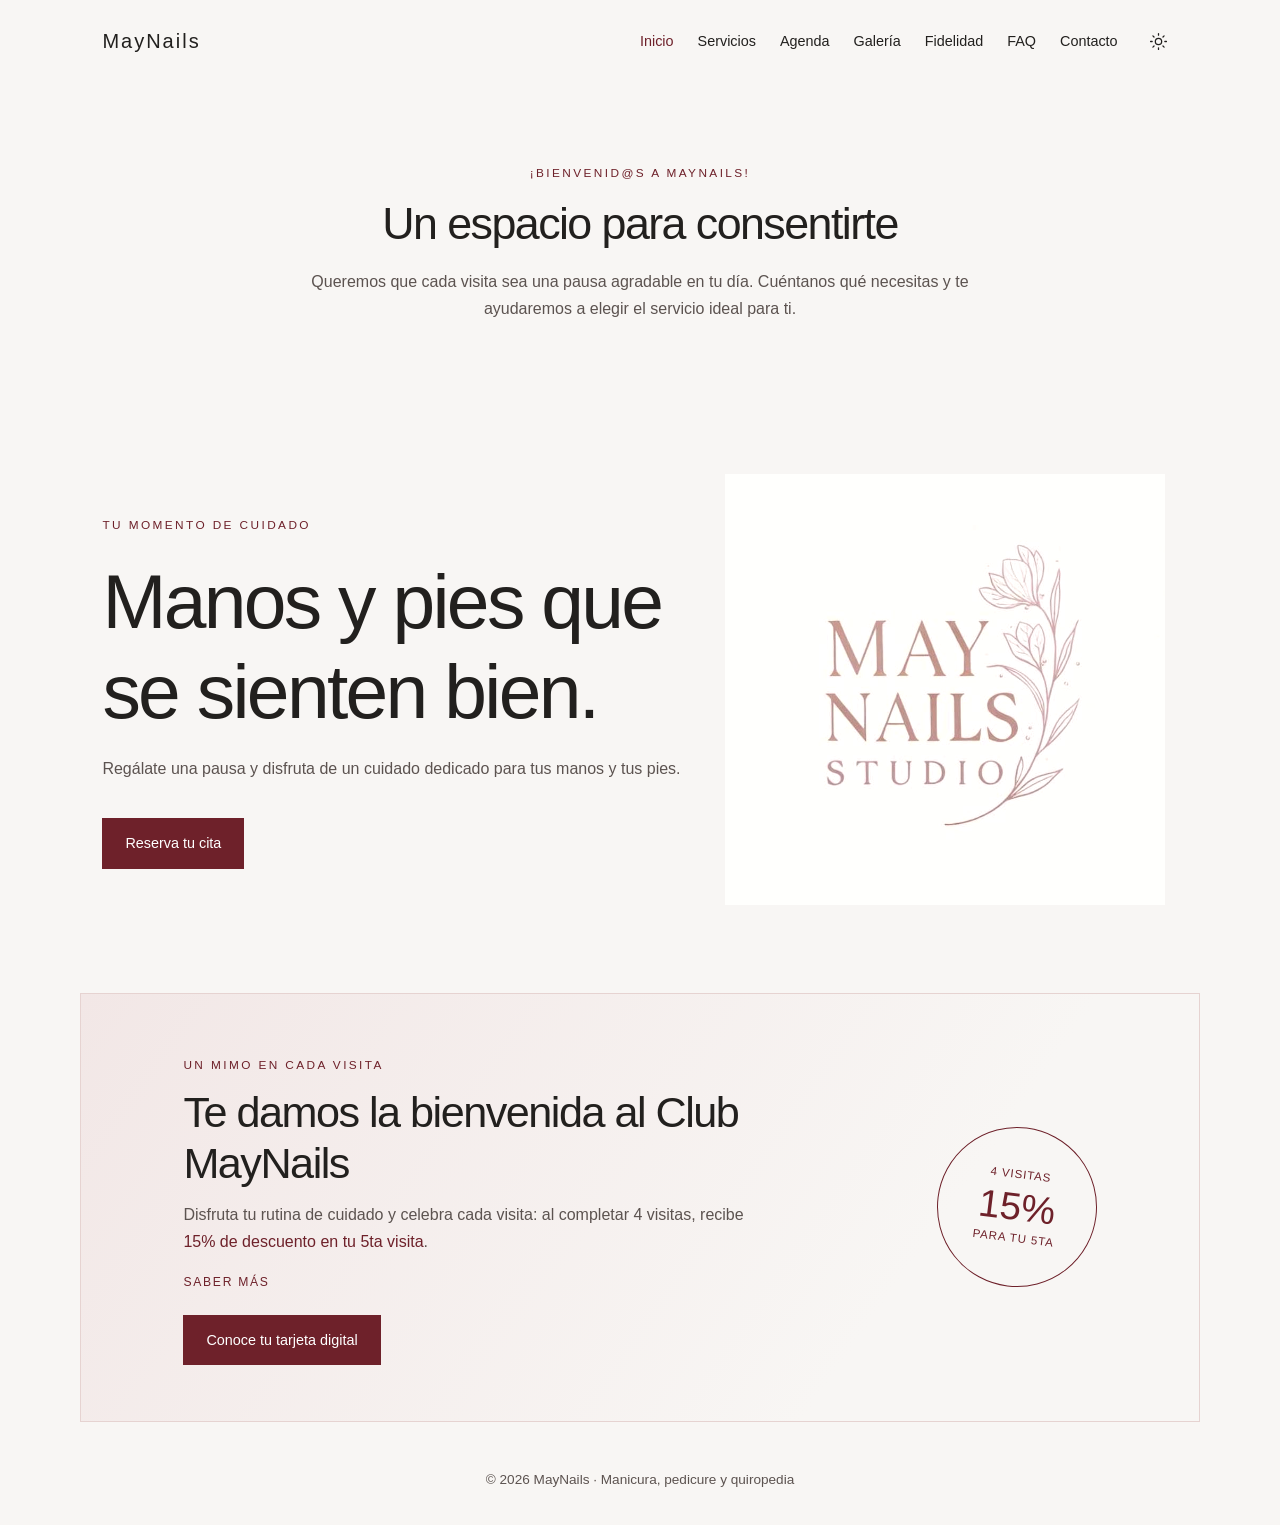
<file: index.html>
<!doctype html>
<html lang="es">
<head>
	<meta charset="utf-8">
	<meta name="viewport" content="width=device-width, initial-scale=1">
	<title>MayNails | Cuidado de manos y pies</title>
	<link rel="stylesheet" href="styles.css">
	<script src="tema.js" defer></script>
	<script src="proteccion-media.js" defer></script>
</head>
<body>
	<header><a class="logo" href="index.html">MayNails</a>
		<div class="header-controles">
			<nav aria-label="Navegación principal">
				<a href="index.html" aria-current="page">Inicio</a><a href="servicios.html">Servicios</a><a href="agenda.html">Agenda</a><a href="galeria.html">Galería</a><a href="fidelidad.html">Fidelidad</a><a href="faq.html">FAQ</a><a href="contacto.html">Contacto</a>
			</nav>
			<button class="tema-boton" id="tema-boton" type="button" aria-label="Cambiar tema"></button>
		</div>
	</header>
	<main>
		<section class="nosotros centrado" id="nosotros"><span class="tag">¡Bienvenid@s a MayNails!</span><h2>Un espacio para consentirte</h2><p>Queremos que cada visita sea una pausa agradable en tu día. Cuéntanos qué necesitas y te ayudaremos a elegir el servicio ideal para ti.</p></section>
		<section class="hero" id="inicio"><div class="hero-logo" aria-hidden="true"><img src="logo.jpeg" alt=""></div><div class="intro">
			<span class="tag">Tu momento de cuidado</span>
			<h1>Manos y pies que se sienten bien.</h1>
			<p>Regálate una pausa y disfruta de un cuidado dedicado para tus manos y tus pies.</p>
			<a class="boton" href="agenda.html">Reserva tu cita</a>
		</div></section>
		<section class="club-invitacion" aria-labelledby="club-titulo">
			<div class="club-invitacion-contenido">
				<span class="tag">Un mimo en cada visita</span>
				<h2 id="club-titulo">Te damos la bienvenida al Club MayNails</h2>
				<p>Disfruta tu rutina de cuidado y celebra cada visita: al completar 4 visitas, recibe <strong>15% de descuento en tu 5ta visita</strong>.</p>
				<a class="club-saber-mas" href="faq.html#fidelidad">SABER MÁS</a>
				<a class="boton club-boton" href="fidelidad.html">Conoce tu tarjeta digital</a>
			</div>
			<div class="club-sello" aria-hidden="true"><span>4 visitas</span><strong>15%</strong><span>para tu 5ta</span></div>
		</section>
	</main>
	<footer>© 2026 MayNails · Manicura, pedicure y quiropedia</footer>
</body>
</html>
</file>
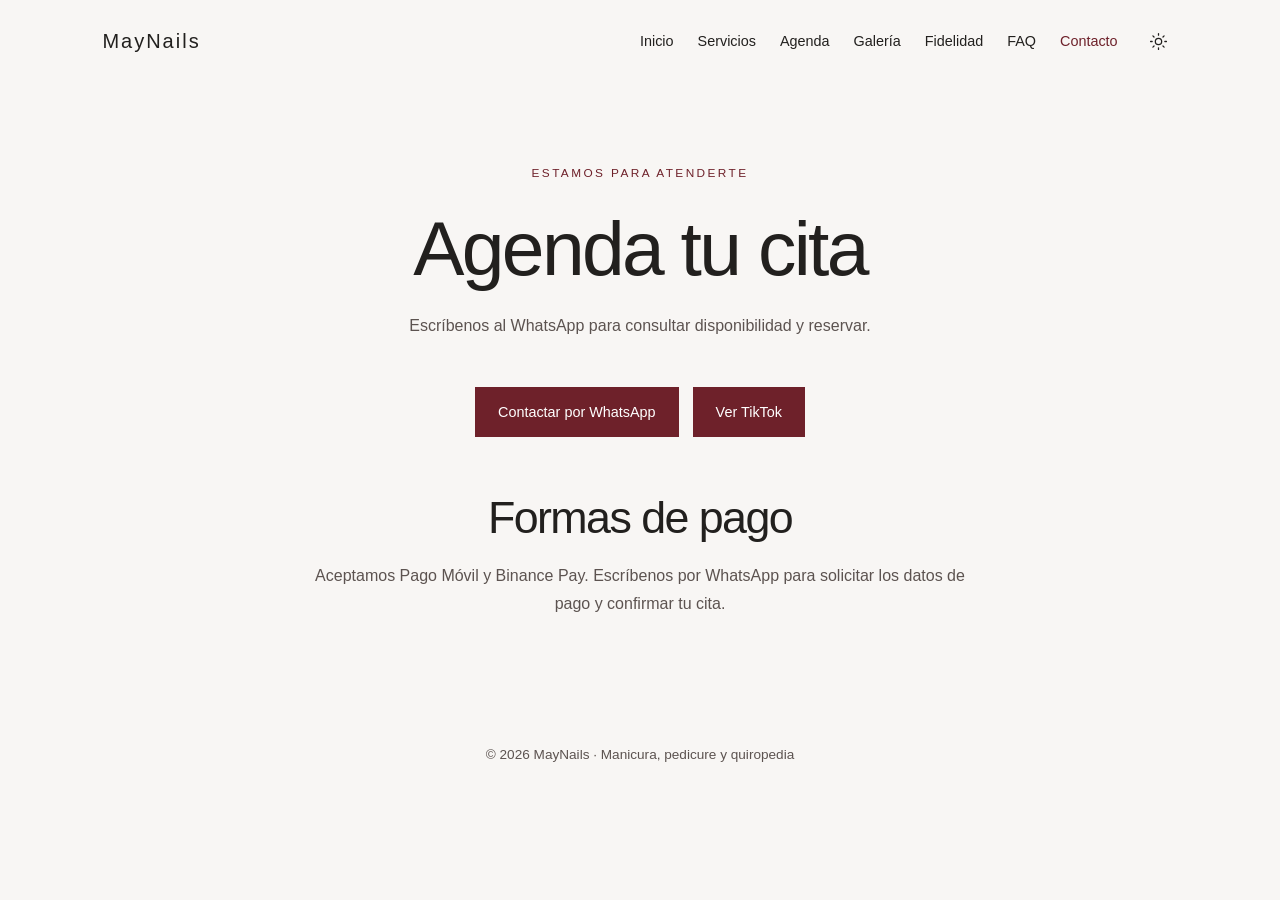
<file: contacto.html>
<!doctype html>
<html lang="es">
<head>
	<meta charset="utf-8">
	<meta name="viewport" content="width=device-width, initial-scale=1">
	<title>Contacto | MayNails</title>
	<link rel="stylesheet" href="styles.css">
	<script src="tema.js" defer></script>
</head>
<body>
	<header><a class="logo" href="index.html">MayNails</a>
		<div class="header-controles">
			<nav aria-label="Navegación principal">
				<a href="index.html">Inicio</a><a href="servicios.html">Servicios</a><a href="agenda.html">Agenda</a><a href="galeria.html">Galería</a><a href="fidelidad.html">Fidelidad</a><a href="faq.html">FAQ</a><a href="contacto.html" aria-current="page">Contacto</a>
			</nav>
			<button class="tema-boton" id="tema-boton" type="button" aria-label="Cambiar tema"></button>
		</div>
	</header>
	<main>
		<section class="contacto centrado" id="contacto">
			<span class="tag">Estamos para atenderte</span><h1>Agenda tu cita</h1><p>Escríbenos al WhatsApp para consultar disponibilidad y reservar.</p>
			<div class="redes">
				<a class="boton" href="https://wa.me/584242079359?text=Hola%2C%20quiero%20reservar%20una%20cita%20en%20MayNails" target="_blank" rel="noopener">Contactar por WhatsApp</a>
				<a class="boton" href="https://www.tiktok.com/@maynailsstudio4" target="_blank" rel="noopener">Ver TikTok</a>
			</div>
			<div class="formas-pago"><h2>Formas de pago</h2><p>Aceptamos Pago Móvil y Binance Pay. Escríbenos por WhatsApp para solicitar los datos de pago y confirmar tu cita.</p></div>
		</section>
	</main>
	<footer>© 2026 MayNails · Manicura, pedicure y quiropedia</footer>
</body>
</html>
</file>
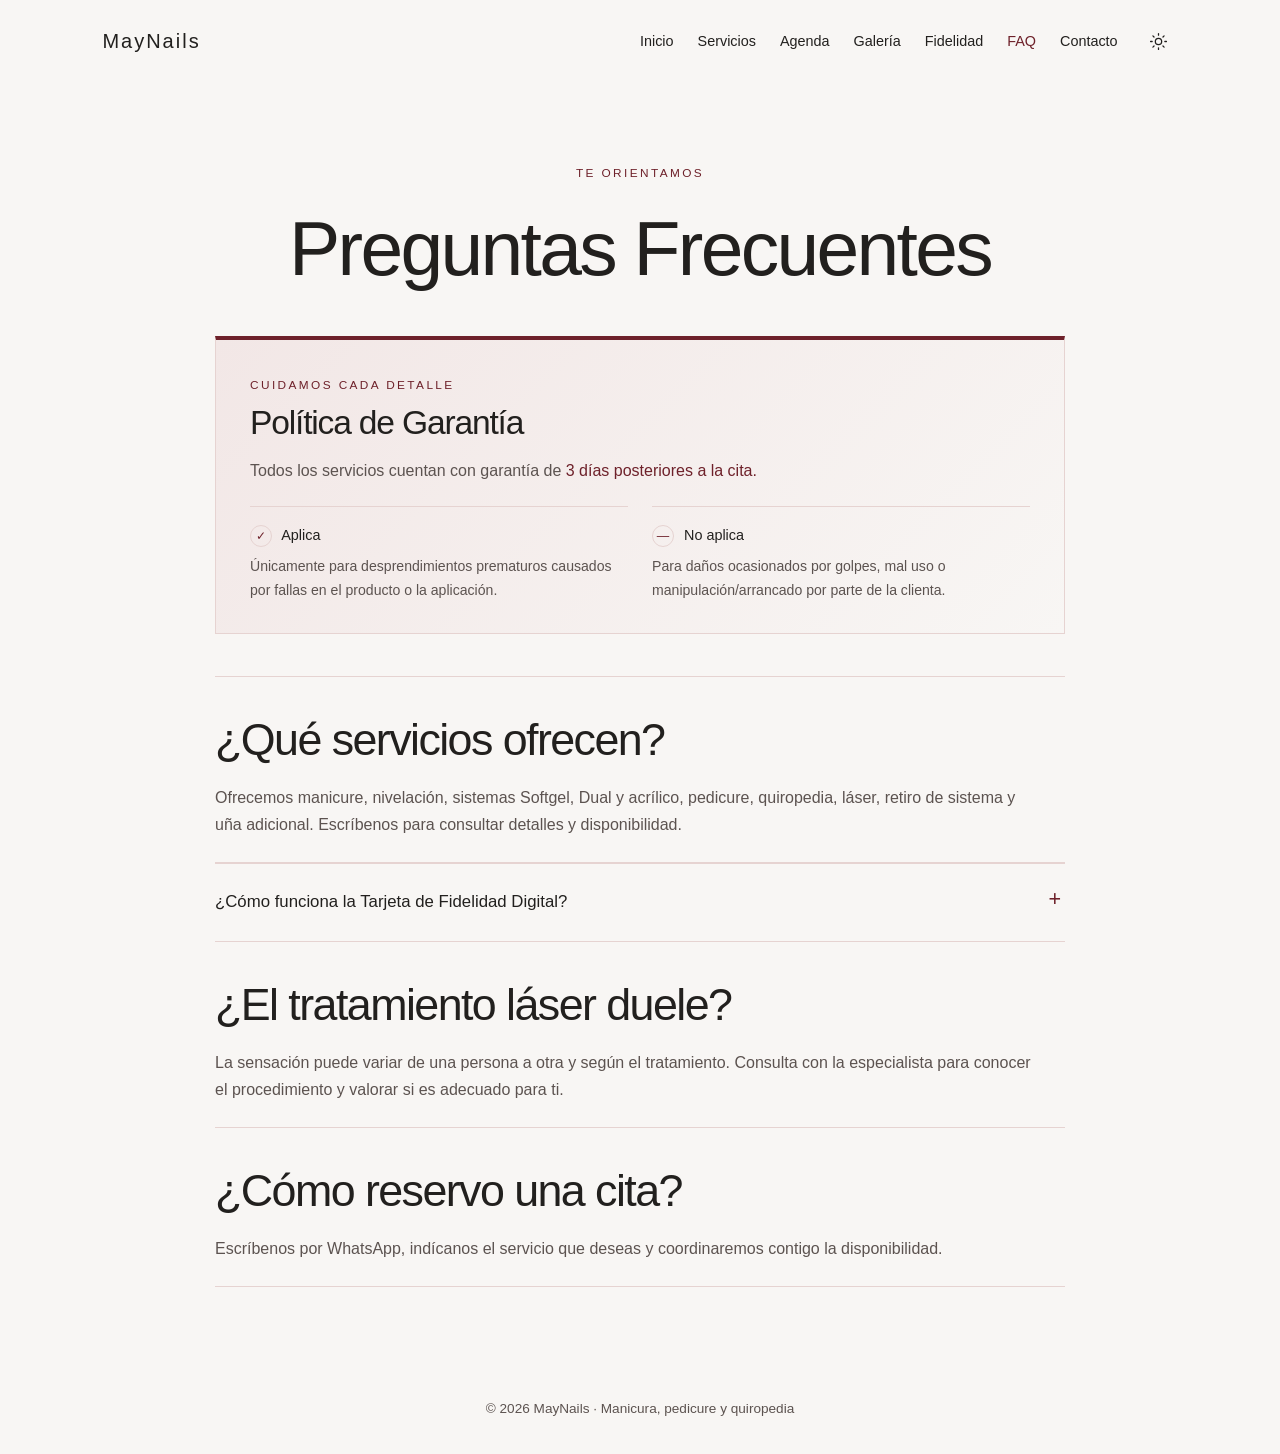
<file: faq.html>
<!doctype html>
<html lang="es">
<head>
	<meta charset="utf-8">
	<meta name="viewport" content="width=device-width, initial-scale=1">
	<title>Preguntas frecuentes | MayNails</title>
	<link rel="stylesheet" href="styles.css">
	<script src="tema.js" defer></script>
</head>
<body>
	<header><a class="logo" href="index.html">MayNails</a>
		<div class="header-controles">
			<nav aria-label="Navegación principal">
				<a href="index.html">Inicio</a><a href="servicios.html">Servicios</a><a href="agenda.html">Agenda</a><a href="galeria.html">Galería</a><a href="fidelidad.html">Fidelidad</a><a href="faq.html" aria-current="page">FAQ</a><a href="contacto.html">Contacto</a>
			</nav>
			<button class="tema-boton" id="tema-boton" type="button" aria-label="Cambiar tema"></button>
		</div>
	</header>
	<main>
		<section id="faq" class="centrado">
			<div class="pagina-titulo"><span class="tag">Te orientamos</span><h1>Preguntas Frecuentes</h1></div>
			<article id="garantia" class="garantia-destacada">
				<div class="garantia-destacada-cabecera"><span class="tag">Cuidamos cada detalle</span><h2>Política de Garantía</h2></div>
				<p class="garantia-vigencia">Todos los servicios cuentan con garantía de <strong>3 días posteriores a la cita.</strong></p>
				<div class="garantia-condiciones">
					<div><h3><span aria-hidden="true">✓</span> Aplica</h3><p>Únicamente para desprendimientos prematuros causados por fallas en el producto o la aplicación.</p></div>
					<div><h3><span aria-hidden="true">—</span> No aplica</h3><p>Para daños ocasionados por golpes, mal uso o manipulación/arrancado por parte de la clienta.</p></div>
				</div>
			</article>
			<div class="faq-list">
				<article class="faq-item"><h2>¿Qué servicios ofrecen?</h2><p>Ofrecemos manicure, nivelación, sistemas Softgel, Dual y acrílico, pedicure, quiropedia, láser, retiro de sistema y uña adicional. Escríbenos para consultar detalles y disponibilidad.</p></article>
				<details id="fidelidad" class="faq-item faq-desplegable">
					<summary>¿Cómo funciona la Tarjeta de Fidelidad Digital?</summary>
					<div class="faq-respuesta">
						<p>En tu cita, solicita tu tarjeta a nuestro equipo: registraremos tu teléfono y te compartiremos un PIN personal de 4 dígitos. Con ambos datos podrás consultar en línea tus sellos y el progreso de tus visitas.</p>
						<p>Al completar 4 visitas obtienes 15% de descuento en tu 5ta visita. Cuando tengas el premio disponible, contáctanos por el botón de WhatsApp de tu tarjeta para coordinar el canje.</p>
						<a href="fidelidad.html">Consultar mi tarjeta de fidelidad</a>
					</div>
				</details>
				<article class="faq-item"><h2>¿El tratamiento láser duele?</h2><p>La sensación puede variar de una persona a otra y según el tratamiento. Consulta con la especialista para conocer el procedimiento y valorar si es adecuado para ti.</p></article>
				<article class="faq-item"><h2>¿Cómo reservo una cita?</h2><p>Escríbenos por WhatsApp, indícanos el servicio que deseas y coordinaremos contigo la disponibilidad.</p></article>
			</div>
		</section>
	</main>
	<footer>© 2026 MayNails · Manicura, pedicure y quiropedia</footer>
</body>
</html>
</file>
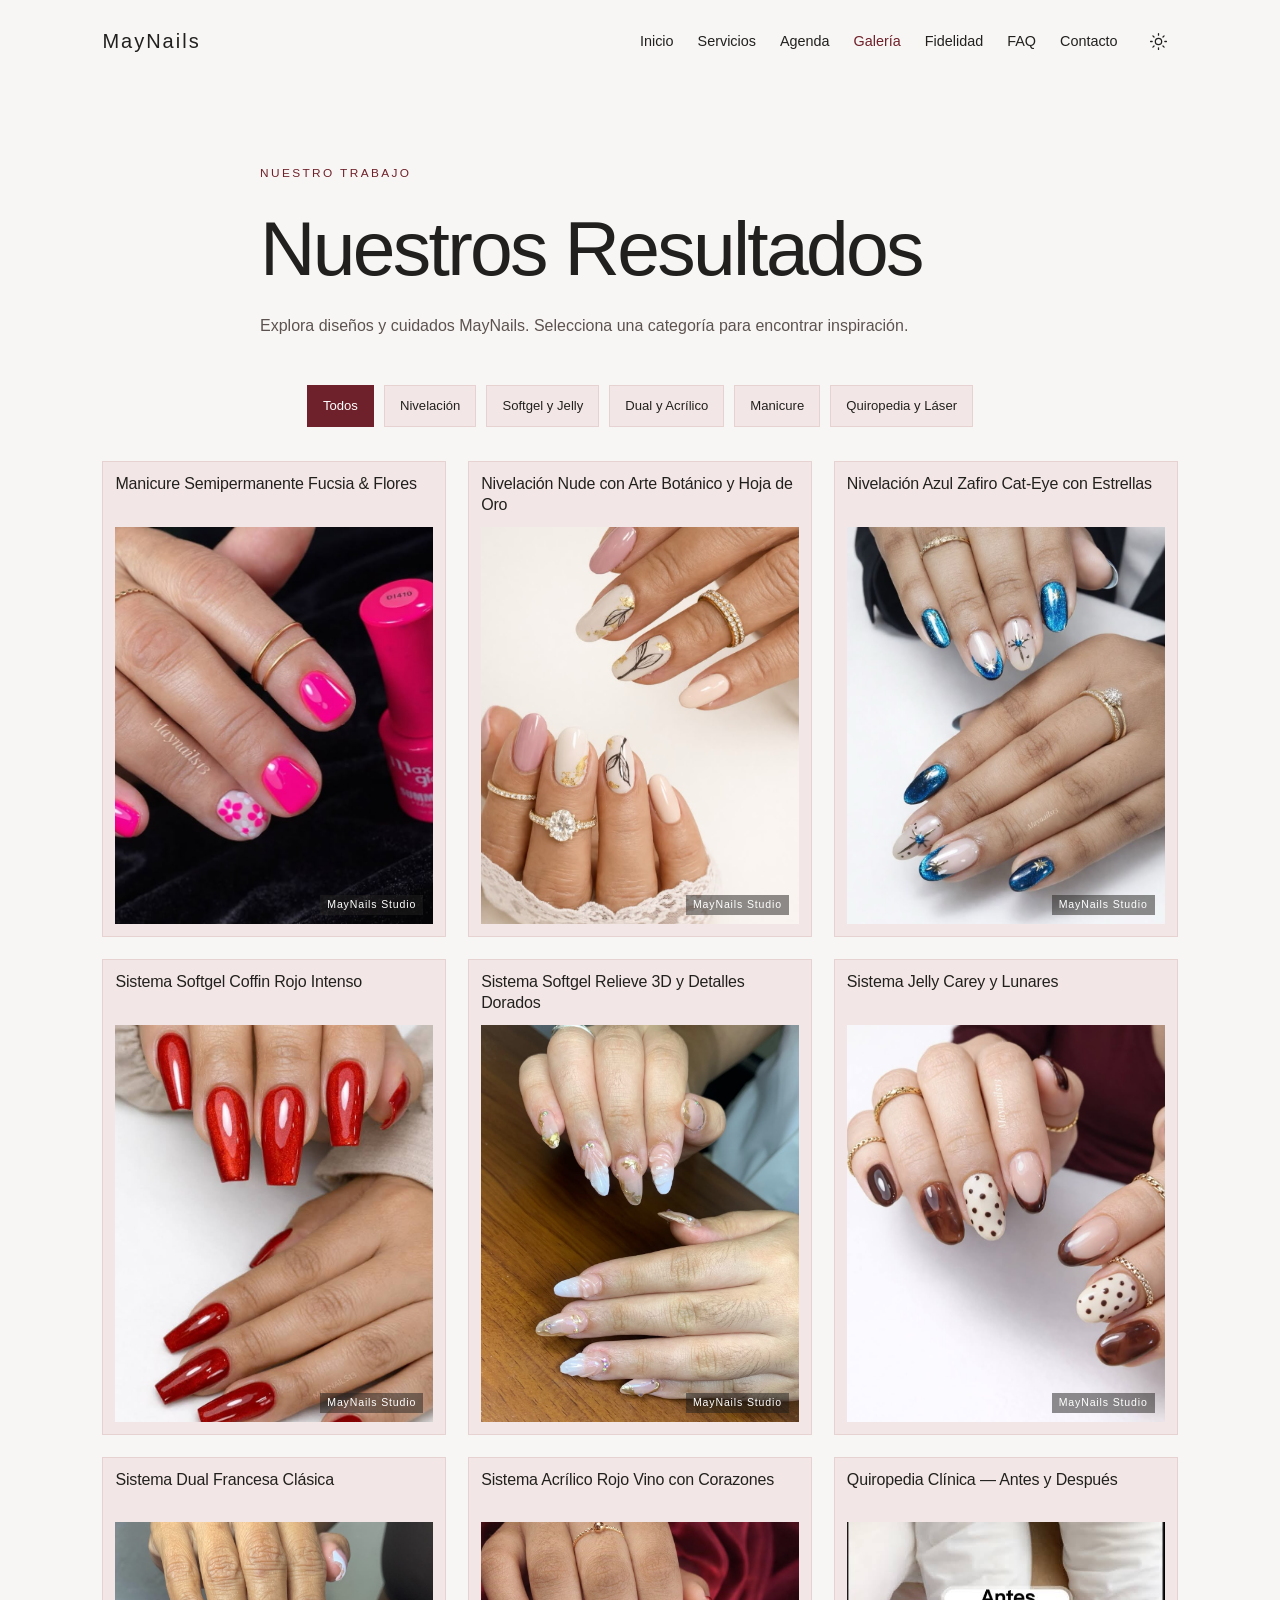
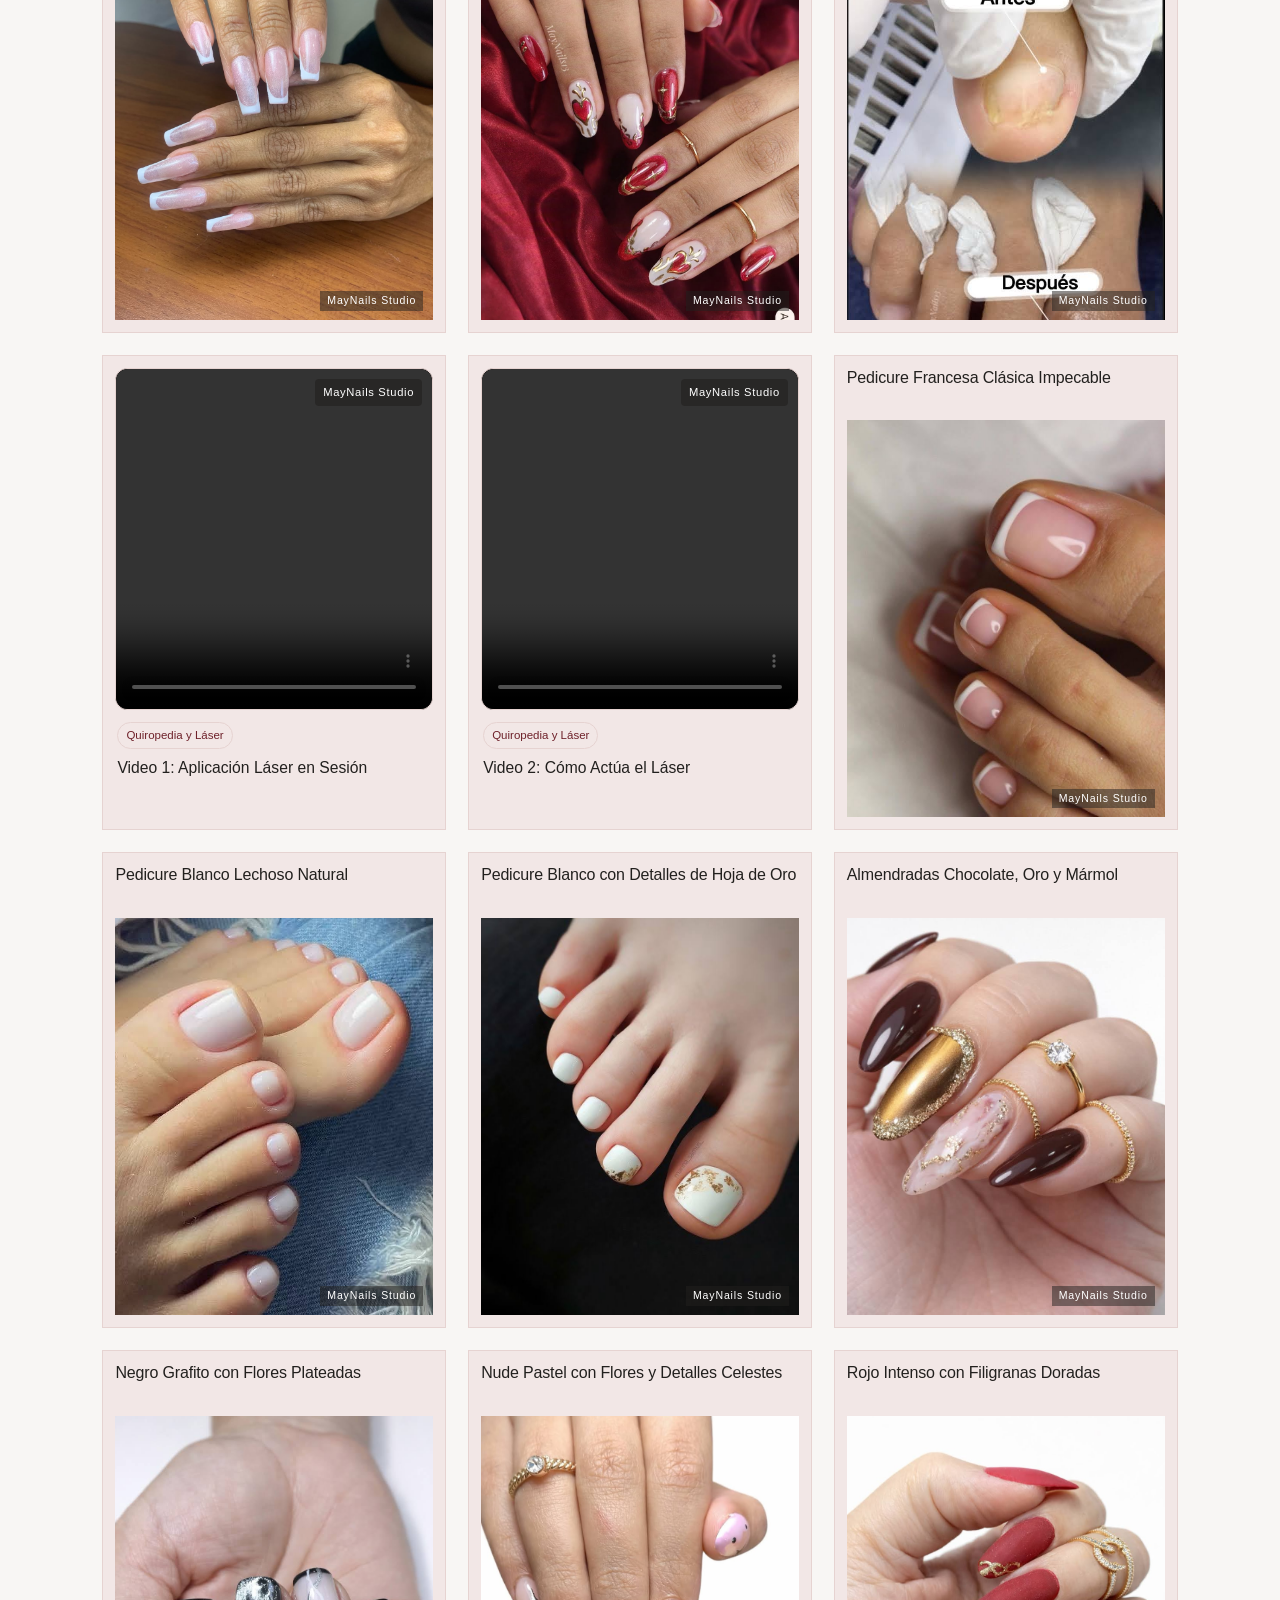
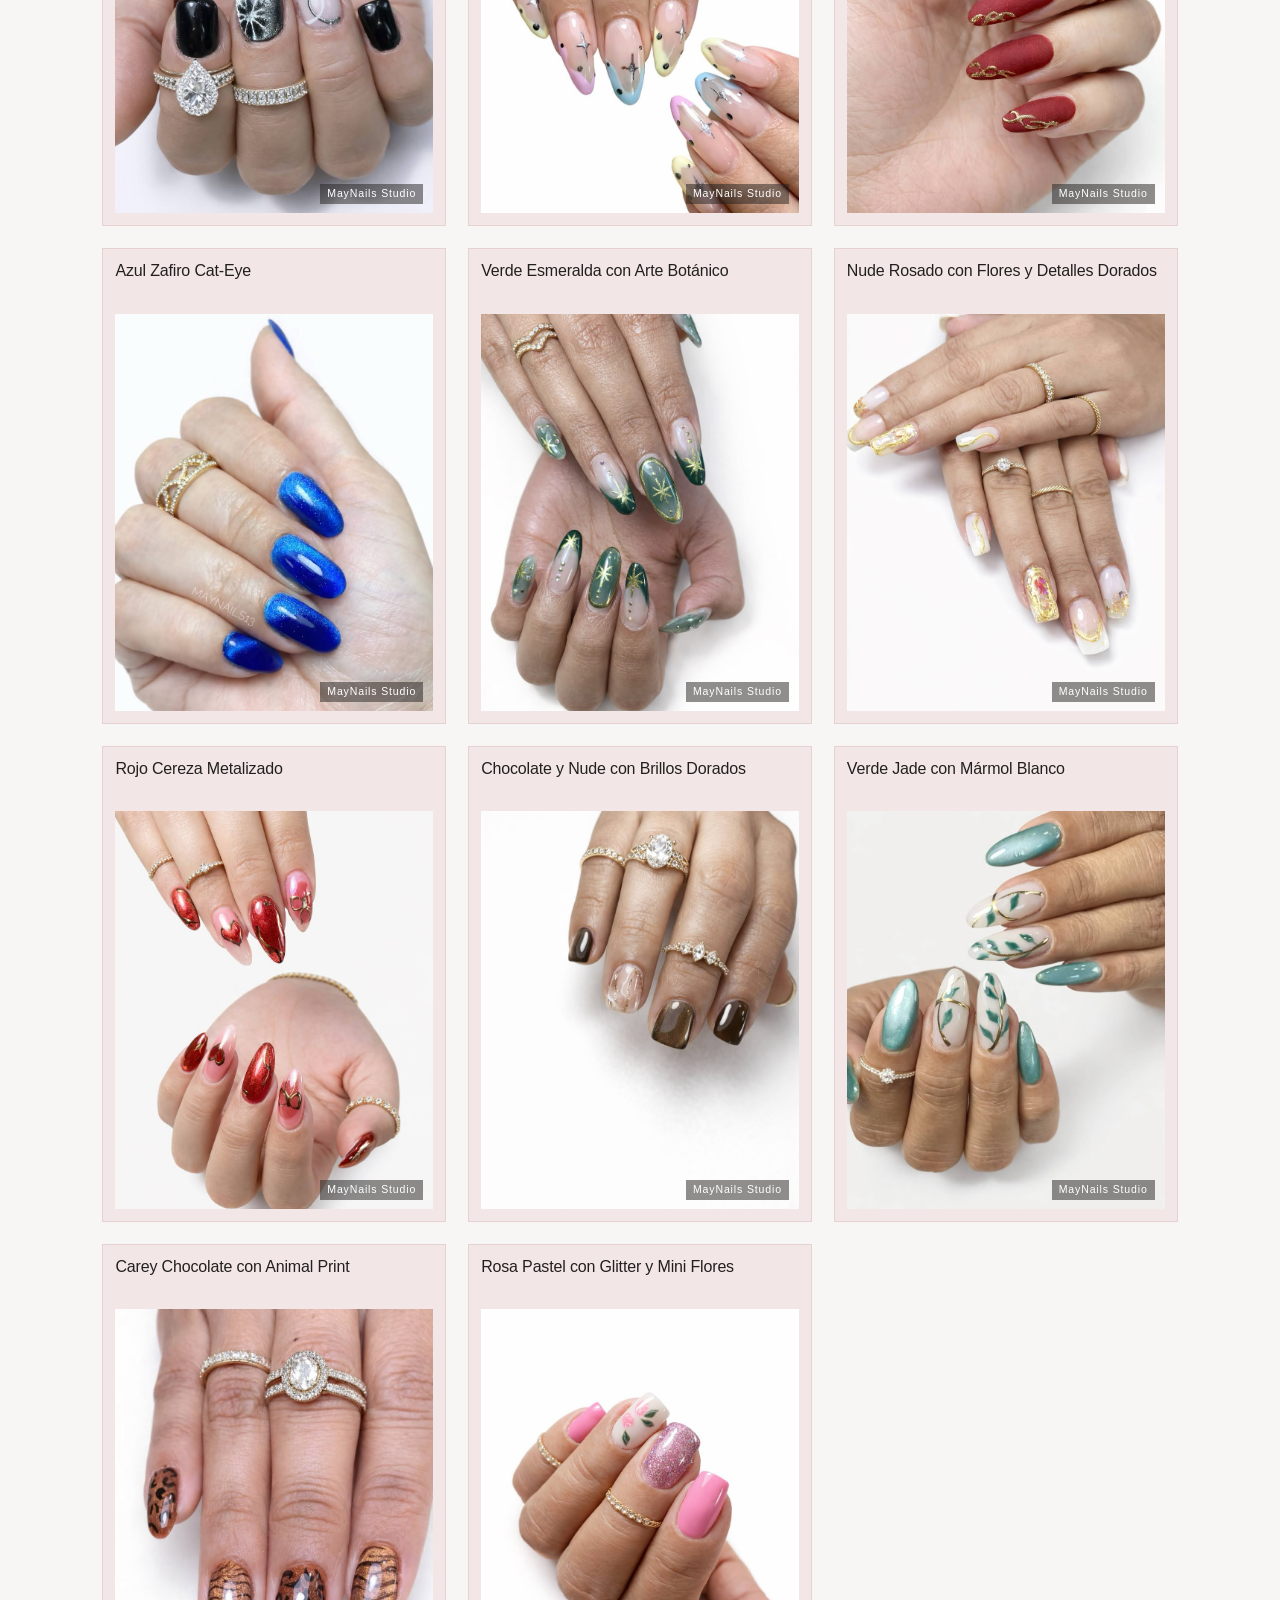
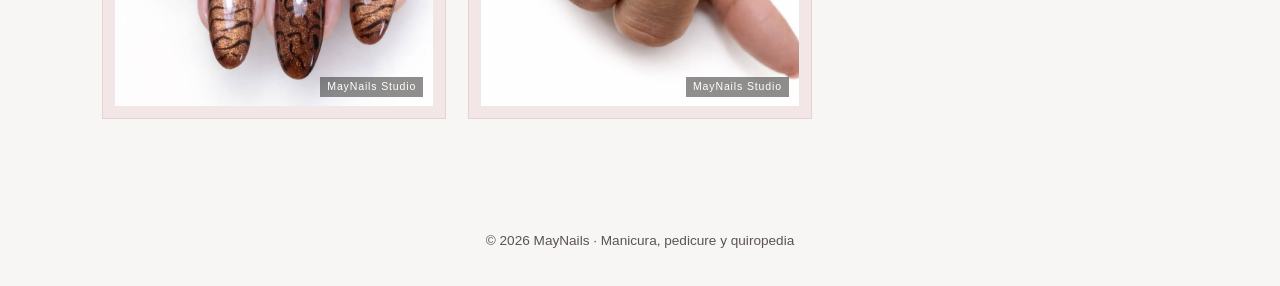
<file: galeria.html>
<!doctype html>
<html lang="es">
<head>
	<meta charset="utf-8">
	<meta name="viewport" content="width=device-width, initial-scale=1">
	<title>Nuestros Resultados | MayNails</title>
	<link rel="stylesheet" href="styles.css">
	<script src="tema.js" defer></script>
	<script src="proteccion-media.js" defer></script>
</head>
<body>
	<header><a class="logo" href="index.html">MayNails</a>
		<div class="header-controles">
			<nav aria-label="Navegación principal">
				<a href="index.html">Inicio</a><a href="servicios.html">Servicios</a><a href="agenda.html">Agenda</a><a href="galeria.html" aria-current="page">Galería</a><a href="fidelidad.html">Fidelidad</a><a href="faq.html">FAQ</a><a href="contacto.html">Contacto</a>
			</nav>
			<button class="tema-boton" id="tema-boton" type="button" aria-label="Cambiar tema"></button>
		</div>
	</header>
	<main>
		<section id="galeria" class="galeria-seccion">
			<div class="encabezado">
				<span class="tag">Nuestro trabajo</span>
				<h1>Nuestros Resultados</h1>
				<p class="descripcion">Explora diseños y cuidados MayNails. Selecciona una categoría para encontrar inspiración.</p>
			</div>
			<nav class="galeria-filtros" aria-label="Filtrar trabajos">
				<button type="button" class="galeria-filtro activo" data-filtro="Todos" aria-pressed="true">Todos</button>
				<button type="button" class="galeria-filtro" data-filtro="Nivelación" aria-pressed="false">Nivelación</button>
				<button type="button" class="galeria-filtro" data-filtro="Softgel y Jelly" aria-pressed="false">Softgel y Jelly</button>
				<button type="button" class="galeria-filtro" data-filtro="Dual y Acrílico" aria-pressed="false">Dual y Acrílico</button>
				<button type="button" class="galeria-filtro" data-filtro="Manicure" aria-pressed="false">Manicure</button>
				<button type="button" class="galeria-filtro" data-filtro="Quiropedia y Láser" aria-pressed="false">Quiropedia y Láser</button>
			</nav>
			<div class="galeria-grid">
				<article class="galeria-card" data-categoria="Manicure">
					<h2>Manicure Semipermanente Fucsia &amp; Flores</h2>
					<div class="media-shield is-image"><img src="img/Manicure-Semipermanente.jpeg" alt="Manicure semipermanente fucsia con detalles florales" loading="lazy" draggable="false" tabindex="0" role="button" aria-label="Ampliar Manicure Semipermanente Fucsia y Flores"></div>
				</article>
				<article class="galeria-card" data-categoria="Nivelación">
					<h2>Nivelación Nude con Arte Botánico y Hoja de Oro</h2>
					<div class="media-shield is-image"><img src="img/Nivelacion1.jpeg" alt="Nivelación nude con arte botánico y hoja de oro" loading="lazy" draggable="false" tabindex="0" role="button" aria-label="Ampliar Nivelación Nude con Arte Botánico y Hoja de Oro"></div>
				</article>
				<article class="galeria-card" data-categoria="Nivelación">
					<h2>Nivelación Azul Zafiro Cat-Eye con Estrellas</h2>
					<div class="media-shield is-image"><img src="img/Nivelacion2.jpeg" alt="Nivelación azul zafiro cat-eye con estrellas" loading="lazy" draggable="false" tabindex="0" role="button" aria-label="Ampliar Nivelación Azul Zafiro Cat-Eye con Estrellas"></div>
				</article>
				<article class="galeria-card" data-categoria="Softgel y Jelly">
					<h2>Sistema Softgel Coffin Rojo Intenso</h2>
					<div class="media-shield is-image"><img src="img/Sistema-Softgel.jpeg" alt="Sistema Softgel Coffin rojo intenso" loading="lazy" draggable="false" tabindex="0" role="button" aria-label="Ampliar Sistema Softgel Coffin Rojo Intenso"></div>
				</article>
				<article class="galeria-card" data-categoria="Softgel y Jelly">
					<h2>Sistema Softgel Relieve 3D y Detalles Dorados</h2>
					<div class="media-shield is-image"><img src="img/Sistema-Softgel2.jpeg" alt="Sistema Softgel con relieve 3D y detalles dorados" loading="lazy" draggable="false" tabindex="0" role="button" aria-label="Ampliar Sistema Softgel Relieve 3D y Detalles Dorados"></div>
				</article>
				<article class="galeria-card" data-categoria="Softgel y Jelly">
					<h2>Sistema Jelly Carey y Lunares</h2>
					<div class="media-shield is-image"><img src="img/Sistema-Jelly.jpeg" alt="Sistema Jelly con diseño carey y lunares" loading="lazy" draggable="false" tabindex="0" role="button" aria-label="Ampliar Sistema Jelly Carey y Lunares"></div>
				</article>
				<article class="galeria-card" data-categoria="Dual y Acrílico">
					<h2>Sistema Dual Francesa Clásica</h2>
					<div class="media-shield is-image"><img src="img/Sistema-Dual.jpeg" alt="Sistema Dual con francesa clásica" loading="lazy" draggable="false" tabindex="0" role="button" aria-label="Ampliar Sistema Dual Francesa Clásica"></div>
				</article>
				<article class="galeria-card" data-categoria="Dual y Acrílico">
					<h2>Sistema Acrílico Rojo Vino con Corazones</h2>
					<div class="media-shield is-image"><img src="img/Sistema-Acrilico.jpeg" alt="Sistema Acrílico rojo vino con corazones" loading="lazy" draggable="false" tabindex="0" role="button" aria-label="Ampliar Sistema Acrílico Rojo Vino con Corazones"></div>
				</article>
				<article class="galeria-card galeria-card-quiropedia" data-categoria="Quiropedia y Láser">
					<h2>Quiropedia Clínica — Antes y Después</h2>
					<div class="media-shield is-image"><img src="img/Quiropedia.jpeg" alt="Resultado de quiropedia clínica, antes y después" loading="lazy" draggable="false" tabindex="0" role="button" aria-label="Ampliar resultado de Quiropedia Clínica Antes y Después"></div>
				</article>
				<article class="galeria-card galeria-card-video" data-categoria="Quiropedia y Láser" data-category="quiropedia">
					<div class="video-wrapper" oncontextmenu="return false;">
						<span class="watermark-video">MayNails Studio</span>
						<video src="img/Quiropedia-Video1.mp4#t=0.5" controls playsinline preload="metadata" controlsList="nodownload noplaybackrate" disablePictureInPicture style="width: 100%; height: 340px; object-fit: cover; display: block; background: #1a1817; border-radius: 12px;" aria-label="Video 1: Aplicación Láser en Sesión">
							Tu navegador no soporta este formato de video.
						</video>
					</div>
					<div class="galeria-info">
						<span class="badge-categoria">Quiropedia y Láser</span>
						<h3>Video 1: Aplicación Láser en Sesión</h3>
					</div>
				</article>
				<article class="galeria-card galeria-card-video" data-categoria="Quiropedia y Láser" data-category="quiropedia">
					<div class="video-wrapper" oncontextmenu="return false;">
						<span class="watermark-video">MayNails Studio</span>
						<video src="img/Quiropedia-Video2.mp4#t=0.5" controls playsinline preload="metadata" controlsList="nodownload noplaybackrate" disablePictureInPicture style="width: 100%; height: 340px; object-fit: cover; display: block; background: #1a1817; border-radius: 12px;" aria-label="Video 2: Cómo Actúa el Láser">
							Tu navegador no soporta este formato de video.
						</video>
					</div>
					<div class="galeria-info">
						<span class="badge-categoria">Quiropedia y Láser</span>
						<h3>Video 2: Cómo Actúa el Láser</h3>
					</div>
				</article>
				<article class="galeria-card galeria-card-quiropedia" data-categoria="Quiropedia y Láser">
					<h2>Pedicure Francesa Clásica Impecable</h2>
					<div class="media-shield is-image"><img src="img/pedicure1.jpeg" alt="Pedicure francesa clásica impecable" loading="lazy" draggable="false" tabindex="0" role="button" aria-label="Ampliar Pedicure Francesa Clásica Impecable"></div>
				</article>
				<article class="galeria-card galeria-card-quiropedia" data-categoria="Quiropedia y Láser">
					<h2>Pedicure Blanco Lechoso Natural</h2>
					<div class="media-shield is-image"><img src="img/pedicure2.jpeg" alt="Pedicure blanco lechoso natural" loading="lazy" draggable="false" tabindex="0" role="button" aria-label="Ampliar Pedicure Blanco Lechoso Natural"></div>
				</article>
				<article class="galeria-card galeria-card-quiropedia" data-categoria="Quiropedia y Láser">
					<h2>Pedicure Blanco con Detalles de Hoja de Oro</h2>
					<div class="media-shield is-image"><img src="img/pedicure3.jpeg" alt="Pedicure blanco con detalles de hoja de oro" loading="lazy" draggable="false" tabindex="0" role="button" aria-label="Ampliar Pedicure Blanco con Detalles de Hoja de Oro"></div>
				</article>
				<article class="galeria-card" data-categoria="Softgel y Jelly">
					<h2>Almendradas Chocolate, Oro y Mármol</h2>
					<div class="media-shield is-image"><img src="img/catalogo1.jpeg" alt="Uñas almendradas chocolate con oro y mármol" loading="lazy" draggable="false" tabindex="0" role="button" aria-label="Ampliar Almendradas Chocolate, Oro y Mármol"></div>
				</article>
				<article class="galeria-card" data-categoria="Softgel y Jelly">
					<h2>Negro Grafito con Flores Plateadas</h2>
					<div class="media-shield is-image"><img src="img/catalogo2.jpeg" alt="Uñas negro grafito con flores plateadas" loading="lazy" draggable="false" tabindex="0" role="button" aria-label="Ampliar Negro Grafito con Flores Plateadas"></div>
				</article>
				<article class="galeria-card" data-categoria="Manicure">
					<h2>Nude Pastel con Flores y Detalles Celestes</h2>
					<div class="media-shield is-image"><img src="img/catalogo3.jpeg" alt="Uñas nude pastel con flores y detalles celestes" loading="lazy" draggable="false" tabindex="0" role="button" aria-label="Ampliar Nude Pastel con Flores y Detalles Celestes"></div>
				</article>
				<article class="galeria-card" data-categoria="Dual y Acrílico">
					<h2>Rojo Intenso con Filigranas Doradas</h2>
					<div class="media-shield is-image"><img src="img/catalogo4.jpeg" alt="Uñas rojas con filigranas doradas" loading="lazy" draggable="false" tabindex="0" role="button" aria-label="Ampliar Rojo Intenso con Filigranas Doradas"></div>
				</article>
				<article class="galeria-card" data-categoria="Dual y Acrílico">
					<h2>Azul Zafiro Cat-Eye</h2>
					<div class="media-shield is-image"><img src="img/catalogo5.jpeg" alt="Uñas largas azul zafiro con efecto cat-eye" loading="lazy" draggable="false" tabindex="0" role="button" aria-label="Ampliar Azul Zafiro Cat-Eye"></div>
				</article>
				<article class="galeria-card" data-categoria="Nivelación">
					<h2>Verde Esmeralda con Arte Botánico</h2>
					<div class="media-shield is-image"><img src="img/catalogo6.jpeg" alt="Uñas verde esmeralda con arte botánico" loading="lazy" draggable="false" tabindex="0" role="button" aria-label="Ampliar Verde Esmeralda con Arte Botánico"></div>
				</article>
				<article class="galeria-card" data-categoria="Manicure">
					<h2>Nude Rosado con Flores y Detalles Dorados</h2>
					<div class="media-shield is-image"><img src="img/catalogo7.jpeg" alt="Uñas nude rosado con flores y detalles dorados" loading="lazy" draggable="false" tabindex="0" role="button" aria-label="Ampliar Nude Rosado con Flores y Detalles Dorados"></div>
				</article>
				<article class="galeria-card" data-categoria="Dual y Acrílico">
					<h2>Rojo Cereza Metalizado</h2>
					<div class="media-shield is-image"><img src="img/catalogo8.jpeg" alt="Uñas largas rojo cereza metalizado" loading="lazy" draggable="false" tabindex="0" role="button" aria-label="Ampliar Rojo Cereza Metalizado"></div>
				</article>
				<article class="galeria-card" data-categoria="Manicure">
					<h2>Chocolate y Nude con Brillos Dorados</h2>
					<div class="media-shield is-image"><img src="img/catalogo9.jpeg" alt="Uñas chocolate y nude con brillos dorados" loading="lazy" draggable="false" tabindex="0" role="button" aria-label="Ampliar Chocolate y Nude con Brillos Dorados"></div>
				</article>
				<article class="galeria-card" data-categoria="Nivelación">
					<h2>Verde Jade con Mármol Blanco</h2>
					<div class="media-shield is-image"><img src="img/catalogo10.jpeg" alt="Uñas verde jade con detalles de mármol blanco" loading="lazy" draggable="false" tabindex="0" role="button" aria-label="Ampliar Verde Jade con Mármol Blanco"></div>
				</article>
				<article class="galeria-card" data-categoria="Softgel y Jelly">
					<h2>Carey Chocolate con Animal Print</h2>
					<div class="media-shield is-image"><img src="img/catalogo11.jpeg" alt="Uñas carey chocolate con animal print" loading="lazy" draggable="false" tabindex="0" role="button" aria-label="Ampliar Carey Chocolate con Animal Print"></div>
				</article>
				<article class="galeria-card" data-categoria="Manicure">
					<h2>Rosa Pastel con Glitter y Mini Flores</h2>
					<div class="media-shield is-image"><img src="img/catalogo12.jpeg" alt="Uñas rosa pastel con glitter y mini flores" loading="lazy" draggable="false" tabindex="0" role="button" aria-label="Ampliar Rosa Pastel con Glitter y Mini Flores"></div>
				</article>
			</div>
		</section>
	</main>
	<footer>© 2026 MayNails · Manicura, pedicure y quiropedia</footer>
</body>
</html>
</file>
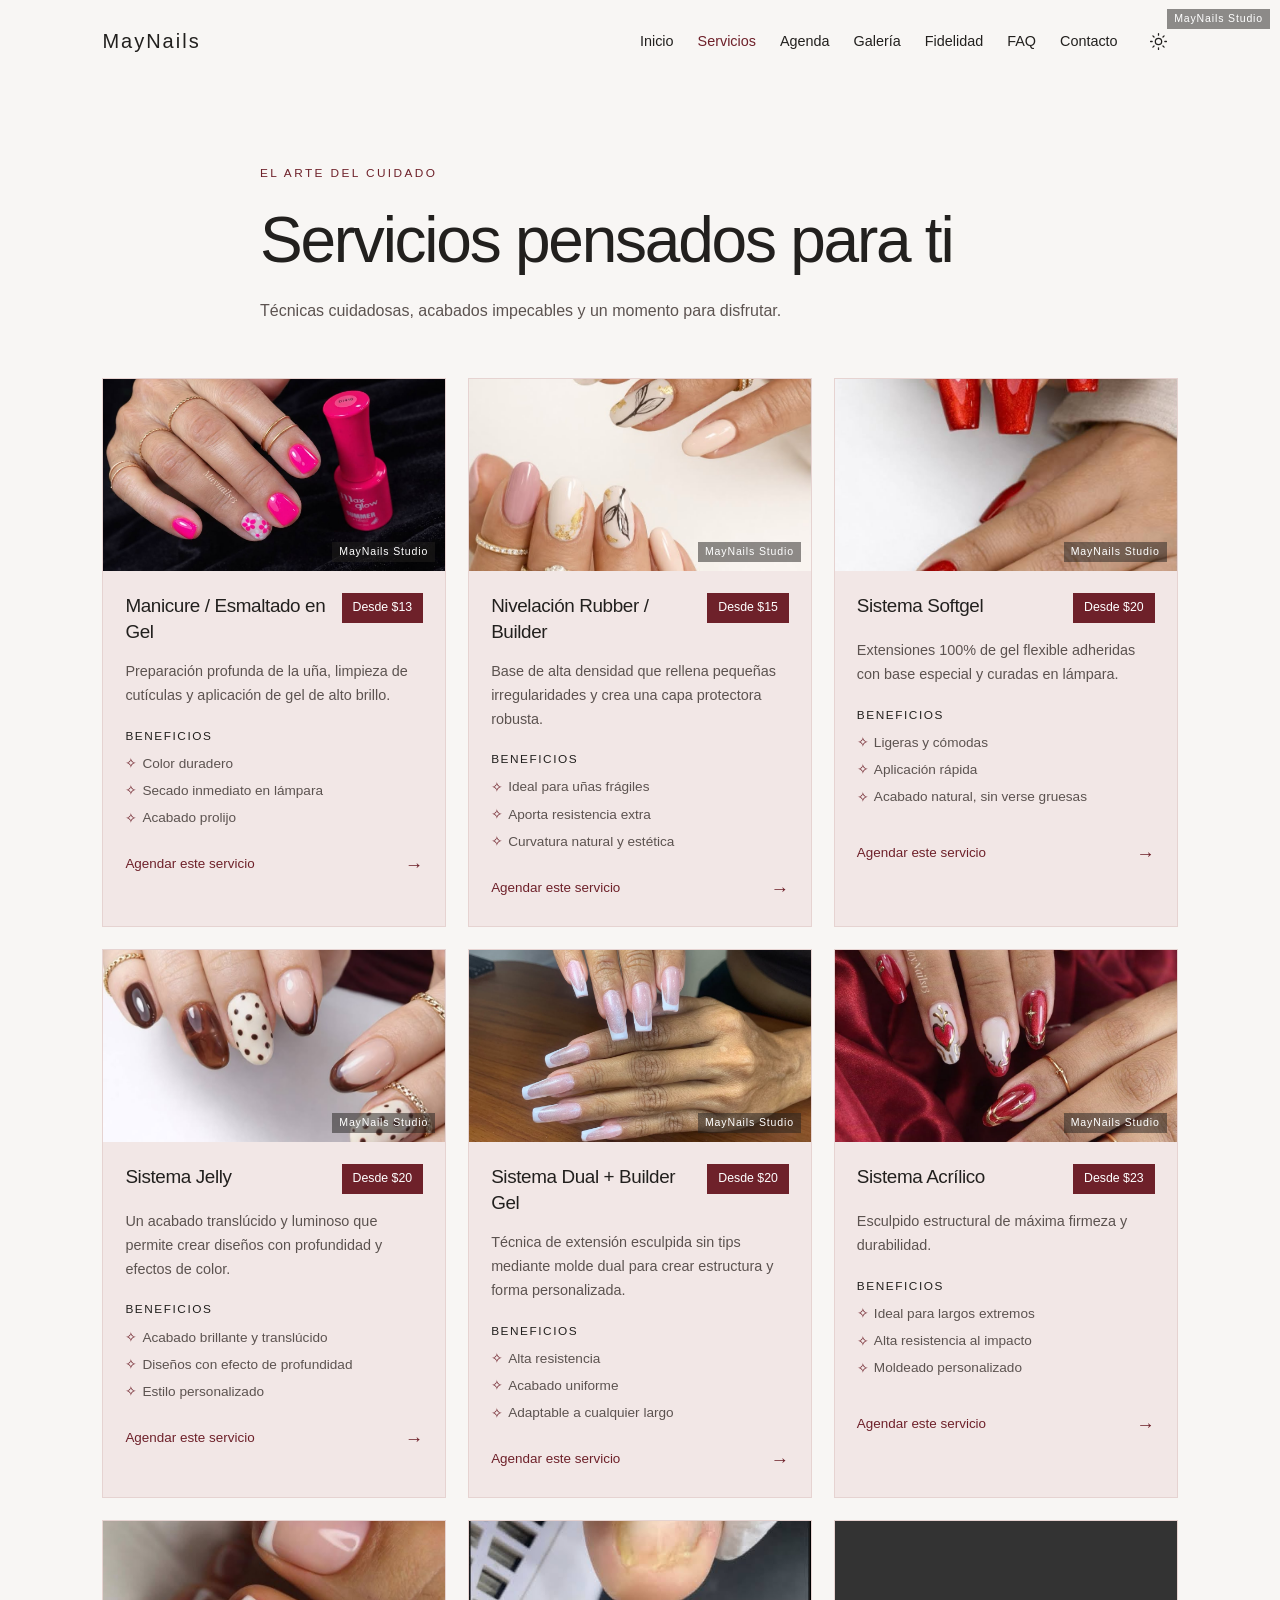
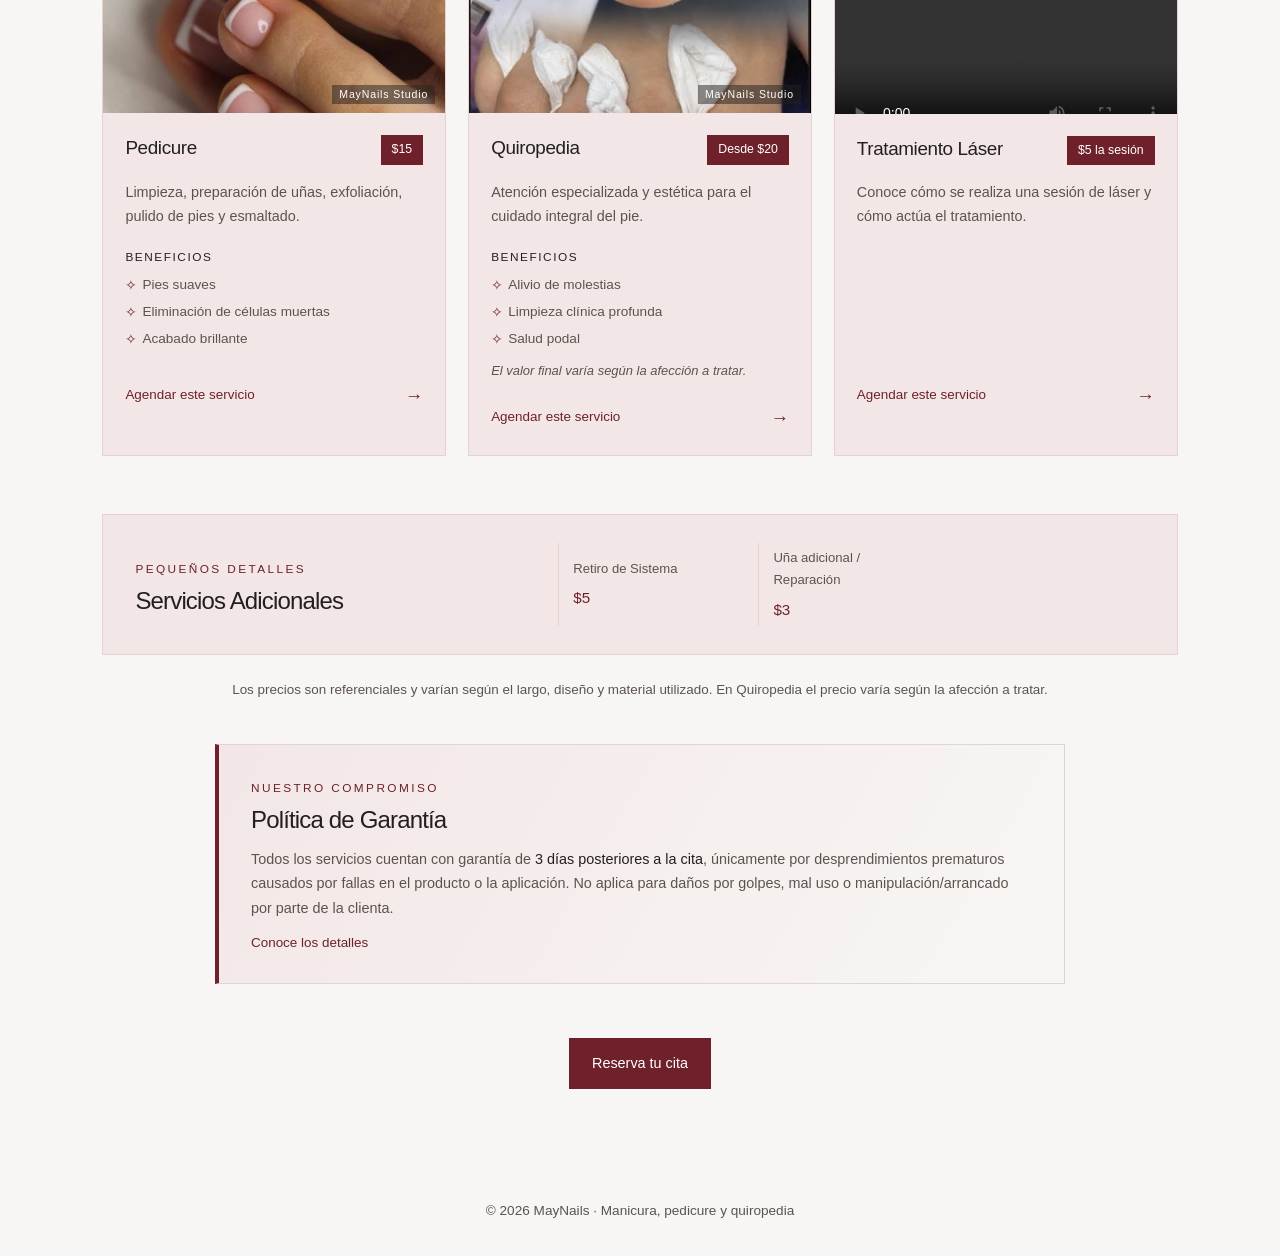
<file: servicios.html>
<!doctype html>
<html lang="es">
<head>
	<meta charset="utf-8">
	<meta name="viewport" content="width=device-width, initial-scale=1">
	<title>Servicios | MayNails</title>
	<link rel="stylesheet" href="styles.css">
	<script src="tema.js" defer></script>
	<script src="proteccion-media.js" defer></script>
</head>
<body>
	<header><a class="logo" href="index.html">MayNails</a>
		<div class="header-controles">
			<nav aria-label="Navegación principal">
				<a href="index.html">Inicio</a><a href="servicios.html" aria-current="page">Servicios</a><a href="agenda.html">Agenda</a><a href="galeria.html">Galería</a><a href="fidelidad.html">Fidelidad</a><a href="faq.html">FAQ</a><a href="contacto.html">Contacto</a>
			</nav>
			<button class="tema-boton" id="tema-boton" type="button" aria-label="Cambiar tema"></button>
		</div>
	</header>
	<main>
		<section id="servicios" class="catalogo-seccion">
			<div class="encabezado catalogo-encabezado">
				<span class="tag">El arte del cuidado</span>
				<h1>Servicios pensados para ti</h1>
				<p class="descripcion">Técnicas cuidadosas, acabados impecables y un momento para disfrutar.</p>
			</div>

			<div class="catalogo-grid">
				<article class="servicio-card">
					<div class="servicio-card-imagen media-shield is-image"><img src="img/Manicure-Semipermanente.jpeg" alt="Manicure con esmaltado semipermanente en gel" loading="lazy" draggable="false"></div>
					<div class="servicio-card-contenido">
						<div class="servicio-card-titulo"><h2>Manicure / Esmaltado en Gel</h2><span class="servicio-card-precio">Desde $13</span></div>
						<p>Preparación profunda de la uña, limpieza de cutículas y aplicación de gel de alto brillo.</p>
						<h3>Beneficios</h3>
						<ul><li>Color duradero</li><li>Secado inmediato en lámpara</li><li>Acabado prolijo</li></ul>
						<a class="servicio-card-agendar" href="/agenda">Agendar este servicio <span aria-hidden="true">→</span></a>
					</div>
				</article>
				<article class="servicio-card">
					<div class="servicio-card-imagen media-shield is-image"><img src="img/Nivelacion1.jpeg" alt="Nivelación Rubber y Builder" loading="lazy" draggable="false"></div>
					<div class="servicio-card-contenido">
						<div class="servicio-card-titulo"><h2>Nivelación Rubber / Builder</h2><span class="servicio-card-precio">Desde $15</span></div>
						<p>Base de alta densidad que rellena pequeñas irregularidades y crea una capa protectora robusta.</p>
						<h3>Beneficios</h3>
						<ul><li>Ideal para uñas frágiles</li><li>Aporta resistencia extra</li><li>Curvatura natural y estética</li></ul>
						<a class="servicio-card-agendar" href="/agenda">Agendar este servicio <span aria-hidden="true">→</span></a>
					</div>
				</article>
				<article class="servicio-card">
					<div class="servicio-card-imagen media-shield is-image"><img src="img/Sistema-Softgel.jpeg" alt="Sistema Softgel Coffin Rojo Intenso" loading="lazy" draggable="false"></div>
					<div class="servicio-card-contenido">
						<div class="servicio-card-titulo"><h2>Sistema Softgel</h2><span class="servicio-card-precio">Desde $20</span></div>
						<p>Extensiones 100% de gel flexible adheridas con base especial y curadas en lámpara.</p>
						<h3>Beneficios</h3>
						<ul><li>Ligeras y cómodas</li><li>Aplicación rápida</li><li>Acabado natural, sin verse gruesas</li></ul>
						<a class="servicio-card-agendar" href="/agenda">Agendar este servicio <span aria-hidden="true">→</span></a>
					</div>
				</article>
				<article class="servicio-card">
					<div class="servicio-card-imagen media-shield is-image"><img src="img/Sistema-Jelly.jpeg" alt="Diseño de uñas Sistema Jelly Carey y Lunares" loading="lazy" draggable="false"></div>
					<div class="servicio-card-contenido">
						<div class="servicio-card-titulo"><h2>Sistema Jelly</h2><span class="servicio-card-precio">Desde $20</span></div>
						<p>Un acabado translúcido y luminoso que permite crear diseños con profundidad y efectos de color.</p>
						<h3>Beneficios</h3>
						<ul><li>Acabado brillante y translúcido</li><li>Diseños con efecto de profundidad</li><li>Estilo personalizado</li></ul>
						<a class="servicio-card-agendar" href="/agenda">Agendar este servicio <span aria-hidden="true">→</span></a>
					</div>
				</article>
				<article class="servicio-card">
					<div class="servicio-card-imagen media-shield is-image"><img src="img/Sistema-Dual.jpeg" alt="Extensiones esculpidas con Sistema Dual y Builder Gel" loading="lazy" draggable="false"></div>
					<div class="servicio-card-contenido">
						<div class="servicio-card-titulo"><h2>Sistema Dual + Builder Gel</h2><span class="servicio-card-precio">Desde $20</span></div>
						<p>Técnica de extensión esculpida sin tips mediante molde dual para crear estructura y forma personalizada.</p>
						<h3>Beneficios</h3>
						<ul><li>Alta resistencia</li><li>Acabado uniforme</li><li>Adaptable a cualquier largo</li></ul>
						<a class="servicio-card-agendar" href="/agenda">Agendar este servicio <span aria-hidden="true">→</span></a>
					</div>
				</article>
				<article class="servicio-card">
					<div class="servicio-card-imagen media-shield is-image"><img src="img/Sistema-Acrilico.jpeg" alt="Uñas esculpidas con Sistema Acrílico" loading="lazy" draggable="false"></div>
					<div class="servicio-card-contenido">
						<div class="servicio-card-titulo"><h2>Sistema Acrílico</h2><span class="servicio-card-precio">Desde $23</span></div>
						<p>Esculpido estructural de máxima firmeza y durabilidad.</p>
						<h3>Beneficios</h3>
						<ul><li>Ideal para largos extremos</li><li>Alta resistencia al impacto</li><li>Moldeado personalizado</li></ul>
						<a class="servicio-card-agendar" href="/agenda">Agendar este servicio <span aria-hidden="true">→</span></a>
					</div>
				</article>
				<article class="servicio-card">
					<div class="servicio-card-imagen media-shield is-image"><img src="img/pedicure1.jpeg" alt="Pedicure con francesa clásica" loading="lazy" draggable="false"></div>
					<div class="servicio-card-contenido">
						<div class="servicio-card-titulo"><h2>Pedicure</h2><span class="servicio-card-precio">$15</span></div>
						<p>Limpieza, preparación de uñas, exfoliación, pulido de pies y esmaltado.</p>
						<h3>Beneficios</h3>
						<ul><li>Pies suaves</li><li>Eliminación de células muertas</li><li>Acabado brillante</li></ul>
						<a class="servicio-card-agendar" href="/agenda">Agendar este servicio <span aria-hidden="true">→</span></a>
					</div>
				</article>
				<article class="servicio-card">
					<div class="servicio-card-imagen media-shield is-image"><img src="img/Quiropedia.jpeg" alt="Atención estética y cuidado integral del pie" loading="lazy" draggable="false"></div>
					<div class="servicio-card-contenido">
						<div class="servicio-card-titulo"><h2>Quiropedia</h2><span class="servicio-card-precio">Desde $20</span></div>
						<p>Atención especializada y estética para el cuidado integral del pie.</p>
						<h3>Beneficios</h3>
						<ul><li>Alivio de molestias</li><li>Limpieza clínica profunda</li><li>Salud podal</li></ul>
						<p class="servicio-card-nota">El valor final varía según la afección a tratar.</p>
						<a class="servicio-card-agendar" href="/agenda">Agendar este servicio <span aria-hidden="true">→</span></a>
					</div>
				</article>
				<article class="servicio-card servicio-card-laser">
					<div class="servicio-card-imagen media-shield-video"><video src="img/Quiropedia-Video2.mp4#t=0.5" controls playsinline preload="metadata" controlsList="nodownload noplaybackrate" disablePictureInPicture oncontextmenu="return false;" style="width: 100%; height: 240px; object-fit: cover; display: block;" aria-label="Video explicativo del tratamiento láser">Tu navegador no soporta este formato de video.</video></div>
					<div class="servicio-card-contenido">
						<div class="servicio-card-titulo"><h2>Tratamiento Láser</h2><span class="servicio-card-precio">$5 la sesión</span></div>
						<p>Conoce cómo se realiza una sesión de láser y cómo actúa el tratamiento.</p>
						<a class="servicio-card-agendar" href="/agenda">Agendar este servicio <span aria-hidden="true">→</span></a>
					</div>
				</article>
			</div>

			<aside class="servicios-adicionales" aria-labelledby="adicionales-titulo">
				<div><span class="tag">Pequeños detalles</span><h2 id="adicionales-titulo">Servicios Adicionales</h2></div>
				<ul>
					<li><span>Retiro de Sistema</span><strong>$5</strong></li>
					<li><span>Uña adicional / Reparación</span><strong>$3</strong></li>
				</ul>
			</aside>

			<p class="catalogo-nota">Los precios son referenciales y varían según el largo, diseño y material utilizado. En Quiropedia el precio varía según la afección a tratar.</p>

			<aside class="garantia-resumen" aria-labelledby="garantia-resumen-titulo">
				<span class="tag">Nuestro compromiso</span>
				<h2 id="garantia-resumen-titulo">Política de Garantía</h2>
				<p>Todos los servicios cuentan con garantía de <strong>3 días posteriores a la cita</strong>, únicamente por desprendimientos prematuros causados por fallas en el producto o la aplicación. No aplica para daños por golpes, mal uso o manipulación/arrancado por parte de la clienta.</p>
				<a href="faq.html#garantia">Conoce los detalles</a>
			</aside>

			<div class="servicios-reserva"><a class="boton" href="/agenda">Reserva tu cita</a></div>
		</section>
	</main>
	<footer>© 2026 MayNails · Manicura, pedicure y quiropedia</footer>
</body>
</html>
</file>
<file: styles.css>
:root{color-scheme:light;--rosa:#6e212a;--rosa-hover:#54171e;--texto:#22201e;--fondo:#f8f6f4;--suave:#f2e7e6;--borde:#e6d3d1;--texto-suave:#5c5350;--superficie:#f2e7e6;--pie-fondo:#f8f6f4;--pie-texto:#5c5350;--texto-boton:#fff;--hero-overlay:linear-gradient(90deg,#f8f6f4 8%,#f8f6f4dd 58%,#f8f6f433);--logo-filtro:contrast(1.12) saturate(.82);--logo-mezcla:multiply}
:root[data-theme="oscuro"]{color-scheme:dark;--rosa:#d2929a;--rosa-hover:#e3a9af;--texto:#f4eeeb;--fondo:#211719;--suave:#382629;--borde:#55383d;--texto-suave:#c9babc;--superficie:#2f2224;--pie-fondo:#211719;--pie-texto:#c9babc;--texto-boton:#fff;--hero-overlay:linear-gradient(90deg,#211719f2 8%,#211719cc 58%,#21171944);--logo-filtro:contrast(1.08);--logo-mezcla:normal}
:root[data-theme="amoled"]{color-scheme:dark;--rosa:#d2929a;--rosa-hover:#e3a9af;--texto:#f5efed;--fondo:#090708;--suave:#211719;--borde:#483238;--texto-suave:#c9babc;--superficie:#120e0f;--pie-fondo:#090708;--pie-texto:#c9babc;--texto-boton:#fff;--hero-overlay:linear-gradient(90deg,#090708 8%,#090708cc 58%,#09070855);--logo-filtro:contrast(1.08);--logo-mezcla:normal}
*{box-sizing:border-box}
html{scroll-behavior:smooth}
body{margin:0;background:var(--fondo);color:var(--texto);font-family:Arial,sans-serif;line-height:1.7;transition:background-color .2s,color .2s}
header{padding:22px 8%;display:flex;align-items:center;justify-content:space-between;gap:24px;background:var(--fondo)}
.logo{color:var(--texto);font-size:1.25rem;font-weight:400;text-decoration:none;letter-spacing:2px}
.header-controles{display:flex;align-items:center;justify-content:flex-end;gap:22px;flex-wrap:wrap}
nav{display:flex;gap:24px}
nav a{color:var(--texto);font-size:.9rem;text-decoration:none;transition:color .2s}
nav a:hover,nav a[aria-current="page"]{color:var(--rosa)}
.tema-boton{display:grid;place-items:center;width:38px;height:38px;padding:0;border:0;background:transparent;color:var(--texto);cursor:pointer}
.tema-boton:focus-visible,nav a:focus-visible{outline:2px solid var(--rosa);outline-offset:4px}
.tema-boton svg{width:19px;height:19px;fill:none;stroke:currentColor;stroke-width:1.6;stroke-linecap:round;stroke-linejoin:round}
main{min-height:60vh}
.hero{position:relative;isolation:isolate;min-height:570px;padding:100px 8%;display:flex;align-items:center;overflow:hidden;background:var(--hero-overlay),var(--fondo)}
.hero-logo{position:absolute;z-index:-1;top:50%;right:9%;width:clamp(280px,37vw,440px);aspect-ratio:1;transform:translateY(-50%);overflow:hidden;background:transparent}
.hero-logo img{display:block;width:100%;height:100%;object-fit:contain;filter:var(--logo-filtro);mix-blend-mode:var(--logo-mezcla)}
.intro{max-width:min(580px,55%);padding:12px 0}
.tag{color:var(--rosa);font-size:.74rem;font-weight:400;letter-spacing:2.4px;text-transform:uppercase}
h1,h2{font-family:Arial,sans-serif;font-weight:300;line-height:1.18;letter-spacing:-.035em}
h1{font-size:clamp(2.8rem,6vw,4.8rem);margin:18px 0}
h2{font-size:clamp(2rem,4vw,2.8rem);margin:12px 0 18px}
h3{font-weight:400}
.intro p,.descripcion{color:var(--texto-suave);font-size:1rem}
.boton{display:inline-block;margin-top:20px;padding:12px 22px;border:1px solid var(--rosa);background:var(--rosa);color:var(--texto-boton);text-decoration:none;font-size:.9rem;font-weight:400;transition:background-color .2s,color .2s}
.boton:hover{border-color:var(--rosa-hover);background:var(--rosa-hover);color:var(--texto-boton)}
.boton:focus-visible,.mapa-enlace:focus-visible{outline:2px solid var(--texto);outline-offset:4px}
section{padding:76px 8%}
.centrado{text-align:center}
.encabezado{max-width:650px;margin:0 auto 46px}
.encabezado .descripcion{margin-top:0}
.pagina-titulo{max-width:850px;margin:0 auto 42px;text-align:center}
.pagina-titulo p{color:var(--texto-suave)}
.servicios{max-width:850px;margin:0 auto;text-align:left}
.servicio{padding:28px 0;border-bottom:1px solid var(--borde)}
.servicio:first-child{border-top:1px solid var(--borde)}
.servicio-cabecera{display:flex;align-items:baseline;gap:14px}
.servicio-titulo{margin:0;font-size:1.12rem;font-weight:400}
.servicio-linea{flex:1;min-width:12px;border-bottom:1px dotted var(--borde)}
.servicio-precio{color:var(--rosa);font-size:.95rem;white-space:nowrap}
.servicio p{max-width:680px;margin:10px 0 0;color:var(--texto-suave);font-size:.94rem}
.servicio p+p{margin-top:7px}
.servicio em{font-size:.9rem}
.servicios-reserva{margin-top:38px;text-align:center}
.nosotros{background:var(--fondo)}
.nosotros p{max-width:690px;margin:18px auto 0;color:var(--texto-suave)}
.contacto p{color:var(--texto-suave)}
.redes{display:flex;justify-content:center;gap:14px;flex-wrap:wrap;margin:28px 0 54px}
.calendly-container{width:min(100%,1000px);min-height:700px;margin:38px auto 0;overflow:hidden;background:transparent}
.calendly-inline-widget{width:100%;min-width:320px;height:700px}
.mapa-card{display:flex;align-items:center;gap:18px;max-width:680px;margin:48px auto;text-align:left}
.mapa-icono{display:grid;place-items:center;flex:0 0 34px;width:34px;height:34px;color:var(--rosa)}
.mapa-icono svg{width:23px;height:23px;fill:none;stroke:currentColor;stroke-width:1.6;stroke-linecap:round;stroke-linejoin:round}
.mapa-info{flex:1}
.mapa-info h3{margin:0 0 3px}
.mapa-info p{margin:0;color:var(--texto-suave)}
.mapa-enlace{display:inline-flex;align-items:center;gap:8px;flex-shrink:0;color:var(--rosa);font-size:.9rem;text-decoration:none}
.mapa-enlace:hover{text-decoration:underline}
.mapa-enlace svg{width:17px;height:17px;fill:none;stroke:currentColor;stroke-width:1.7;stroke-linecap:round;stroke-linejoin:round}
.galeria-grid{display:grid;grid-template-columns:repeat(2,minmax(0,1fr));gap:28px;max-width:900px;margin:auto}
.galeria-grid img{display:block;width:100%;aspect-ratio:1.25;object-fit:cover}
.faq-list{max-width:850px;margin:0 auto;text-align:left}
.faq-item{padding:24px 0;border-bottom:1px solid var(--borde)}
.faq-item:first-child{border-top:1px solid var(--borde)}
.faq-item h3{margin:0;font-size:1.05rem}
.faq-item p{margin:10px 30px 0 0;color:var(--texto-suave)}
.formas-pago{max-width:680px;margin:44px auto 0}
.formas-pago p{color:var(--texto-suave)}
.caja-main{min-height:60vh}
.caja-seccion{max-width:1180px;margin:0 auto;padding-top:48px}
.caja-titulo{margin-bottom:34px}
.caja-titulo h1{font-size:clamp(2.4rem,5vw,3.8rem)}
.caja-volver{color:var(--texto-suave);font-size:.9rem;text-decoration:none}
.caja-volver:hover{color:var(--rosa)}
.caja-volver:focus-visible,.caja-auth-boton:focus-visible,.caja-exportar:focus-visible,.caja-eliminar:focus-visible,.caja-formulario input:focus-visible,.caja-formulario select:focus-visible,.caja-dia-cabecera input:focus-visible,.caja-tasas-form input:focus-visible,.caja-conversion-campos input:focus-visible,.caja-conversion-campos select:focus-visible{outline:2px solid var(--rosa);outline-offset:3px}
.caja-auth-boton{padding:9px 13px;border:1px solid var(--rosa);background:transparent;color:var(--rosa);font:inherit;font-size:.84rem;cursor:pointer}
.caja-auth-boton:hover{border-color:var(--rosa-hover);background:var(--rosa-hover);color:var(--texto-boton)}
.caja-auth-status{color:var(--texto-suave);font-size:.78rem}
.caja-panel,.caja-panel-dia{margin:0 auto 28px;padding:28px;background:var(--superficie);border:1px solid var(--borde)}
.caja-tasas .caja-panel-cabecera{margin-bottom:16px}
.caja-tasas-form{display:grid;grid-template-columns:repeat(2,minmax(0,1fr)) auto;align-items:end;gap:16px}
.caja-tasas-form label,.caja-conversion-campos label{display:grid;gap:7px;color:var(--texto-suave);font-size:.84rem}
.caja-tasas-form input,.caja-conversion-campos input,.caja-conversion-campos select{min-height:44px;padding:10px 12px;border:1px solid var(--borde);border-radius:0;background:var(--fondo);color:var(--texto);font:inherit}
.caja-tasas-mensaje{margin:0;color:var(--texto-suave);font-size:.84rem}
.caja-tasas-mensaje.es-error{color:var(--rosa)}
.caja-panel-dia{background:var(--suave);border-color:transparent}
.caja-dia-cabecera,.caja-panel-cabecera{display:flex;align-items:center;justify-content:space-between;gap:20px;margin-bottom:24px}
.caja-dia-cabecera h2,.caja-panel-cabecera h2{margin:5px 0 0;font-size:1.55rem}
.caja-fecha-filtro,.caja-formulario label{display:grid;gap:7px;color:var(--texto-suave);font-size:.84rem}
.caja-formulario [hidden]{display:none}
.caja-fecha-filtro input,.caja-formulario input,.caja-formulario select{min-height:44px;padding:10px 12px;border:1px solid var(--borde);border-radius:0;background:var(--fondo);color:var(--texto);font:inherit}
.caja-resumen{display:grid;grid-template-columns:repeat(3,minmax(0,1fr));gap:14px}
.caja-card{display:grid;gap:8px;min-height:104px;padding:18px;background:var(--superficie);border:1px solid var(--borde)}
.caja-card span,.caja-metodos-grid span{color:var(--texto-suave);font-size:.85rem}
.caja-card strong{font-size:1.5rem;font-weight:400}
.caja-card-balance strong{color:var(--rosa)}
.caja-metodos{margin-top:24px}
.caja-metodos h3{margin:0 0 12px;font-size:1rem}
.caja-metodos-grid{display:grid;grid-template-columns:repeat(3,minmax(0,1fr));gap:12px}
.caja-metodos-grid div{display:flex;justify-content:space-between;gap:10px;padding:12px 0;border-top:1px solid var(--borde)}
.caja-metodos-grid strong{font-size:.92rem;font-weight:400}
.caja-formulario{display:grid;grid-template-columns:repeat(3,minmax(0,1fr));gap:18px}
.caja-conversion-campos{display:grid;grid-template-columns:repeat(3,minmax(0,1fr));grid-column:span 2;gap:14px}
.caja-conversion-campos[hidden]{display:none}
.caja-formulario input:disabled,.caja-tasas-form input:disabled{opacity:.65}
.caja-formulario-acciones{display:flex;align-items:end}
.caja-submit{margin:0;cursor:pointer;font:inherit}
.caja-mensaje{min-height:1.5em;margin:14px 0 0;color:var(--texto-suave);font-size:.9rem}
.caja-mensaje.es-error{color:var(--rosa)}
.caja-historial-cabecera{align-items:flex-end}
.caja-exportar{padding:10px 14px;border:1px solid var(--rosa);background:transparent;color:var(--rosa);font:inherit;font-size:.86rem;cursor:pointer}
.caja-exportar:hover{border-color:var(--rosa-hover);background:var(--rosa-hover);color:var(--texto-boton)}
.caja-tabla-contenedor{overflow-x:auto}
.caja-historial-acciones{display:flex;align-items:center;justify-content:flex-end;gap:10px;flex-wrap:wrap}
.caja-historial-toggle{min-height:44px;padding:10px 14px;border:1px solid var(--borde);background:var(--fondo);color:var(--rosa);font:inherit;font-size:.88rem;cursor:pointer;transition:background-color .2s,border-color .2s}
.caja-historial-toggle:hover{border-color:var(--rosa);background:var(--suave)}
.caja-historial-toggle:focus-visible{outline:2px solid var(--rosa);outline-offset:3px}
.caja-historial-contenido{display:grid;grid-template-rows:0fr;visibility:hidden;transition:grid-template-rows .3s ease,visibility .3s}
.caja-historial-contenido.is-open{grid-template-rows:1fr;visibility:visible}
.caja-historial-interior{min-width:0;min-height:0;overflow:hidden}
.caja-historial-contenido .caja-tabla-contenedor{min-width:0;max-width:100%;overflow-x:auto;overscroll-behavior-x:contain;-webkit-overflow-scrolling:touch}
.caja-tabla{width:100%;border-collapse:collapse;text-align:left;font-size:.88rem}
.caja-tabla th,.caja-tabla td{padding:13px 12px;border-bottom:1px solid var(--borde);vertical-align:middle}
.caja-tabla th{background:var(--suave);color:var(--rosa);font-size:.78rem;font-weight:500;letter-spacing:.04em}
.caja-monto-col{text-align:right;white-space:nowrap}
.caja-tipo-ingreso{color:var(--rosa)}
.caja-tipo-gasto{color:var(--texto-suave)}
.caja-eliminar{padding:6px 9px;border:1px solid var(--borde);background:transparent;color:var(--texto-suave);font:inherit;font-size:.78rem;cursor:pointer}
.caja-eliminar:hover{border-color:var(--rosa);color:var(--rosa)}
.caja-vacio{padding:22px 10px;color:var(--texto-suave);text-align:center}
.admin-pestanas{display:flex;gap:8px;margin:0 auto 22px;padding-bottom:10px;border-bottom:1px solid var(--borde)}
.admin-pestana{padding:10px 18px;border:1px solid transparent;background:transparent;color:var(--texto-suave);font:inherit;font-size:.9rem;cursor:pointer;transition:color .2s,border-color .2s,background-color .2s}
.admin-pestana:hover{color:var(--rosa)}
.admin-pestana[aria-selected="true"]{border-color:var(--borde);border-bottom-color:var(--superficie);background:var(--suave);color:var(--rosa);font-weight:600}
.admin-pestana:focus-visible{outline:2px solid var(--rosa);outline-offset:3px}
.admin-tab-panel[hidden]{display:none}
.admin-club-panel{padding:28px;background:var(--superficie);border:1px solid var(--borde)}
.admin-club-panel>.caja-panel-cabecera{margin-bottom:14px}
.admin-club-panel>.caja-panel-cabecera h2{margin:5px 0 0;font-size:1.55rem}
.admin-club-tarjeta{margin-top:24px}
.admin-club-tarjeta h3{margin:6px 0 0;font-size:1.45rem;font-weight:400}
.admin-club-panel .fidelidad-mensaje{min-height:1.5em;margin:0 0 12px;color:var(--texto-suave);font-size:.9rem}
.admin-club-panel .fidelidad-mensaje.es-error{color:var(--rosa)}
.admin-club-panel .fidelidad-admin-acciones{border-color:var(--tarjeta-borde,var(--borde))}
.admin-club-panel .fidelidad-admin-acciones[hidden]{display:none}
.admin-club-panel [disabled]{opacity:.55;cursor:not-allowed}
.admin-club-panel input:focus-visible{outline:2px solid var(--rosa);outline-offset:3px}
.fidelidad-main{min-height:60vh}
.fidelidad-seccion{max-width:980px;margin:0 auto;padding-top:48px}
.fidelidad-titulo{margin-bottom:34px}
.fidelidad-titulo h1{font-size:clamp(2.4rem,5vw,3.8rem)}
.fidelidad-panel{margin:0 auto 26px;padding:30px;background:var(--superficie);border:1px solid var(--borde)}
.fidelidad-encabezado{margin-bottom:22px}
.fidelidad-encabezado h2{margin:7px 0 8px;font-size:1.65rem}
.fidelidad-encabezado p{margin:0;color:var(--texto-suave);font-size:.92rem}
.fidelidad-consulta-form>label,.fidelidad-admin-form label{display:grid;gap:7px;color:var(--texto-suave);font-size:.84rem}
.fidelidad-consulta-campo{display:flex;align-items:end;gap:12px;margin-top:8px}
.fidelidad-consulta-campo label{display:grid;flex:1;gap:7px;color:var(--texto-suave);font-size:.84rem}
.fidelidad-consulta-campo input,.fidelidad-admin-form input{width:100%;min-width:0;min-height:46px;padding:10px 12px;border:1px solid var(--borde);border-radius:0;background:var(--fondo);color:var(--texto);font:inherit}
.fidelidad-consulta-campo input:focus-visible,.fidelidad-admin-form input:focus-visible{outline:2px solid var(--rosa);outline-offset:3px}
.fidelidad-boton{flex:0 0 auto;margin:0;cursor:pointer;font:inherit}
.fidelidad-mensaje{min-height:1.5em;margin:12px 0 0;color:var(--texto-suave);font-size:.9rem}
.fidelidad-mensaje.es-error{color:var(--rosa)}
.fidelidad-tarjeta{margin-top:24px;padding:24px;background:var(--suave);border:1px solid var(--borde)}
.fidelidad-tarjeta[hidden],.fidelidad-admin[hidden]{display:none}
.fidelidad-tarjeta-cabecera{display:flex;align-items:center;justify-content:space-between;gap:16px;margin-bottom:20px}
.fidelidad-tarjeta-cabecera h2{margin:6px 0 0;font-size:1.45rem}
.fidelidad-progreso{color:var(--texto-suave);font-size:.86rem;white-space:nowrap}
.fidelidad-sellos{display:grid;grid-template-columns:repeat(5,minmax(0,1fr));gap:12px}
.fidelidad-sello{display:grid;place-content:center;justify-items:center;gap:3px;min-height:96px;border:1px dashed var(--borde);background:var(--superficie);color:var(--texto-suave);font-size:1.25rem}
.fidelidad-sello.esta-completo{border:1px solid var(--rosa);background:var(--rosa);color:#fff}
.fidelidad-sello-premio{font-size:.76rem}
.fidelidad-sello-premio strong{font-size:1.35rem;font-weight:400}
.fidelidad-sello-premio.premio-desbloqueado{border:1px solid var(--rosa);color:var(--rosa)}
.fidelidad-premio-estado{margin:18px 0 0;color:var(--texto-suave);font-size:.92rem}
.fidelidad-boton-whatsapp{margin-top:16px}
.fidelidad-admin-acciones{display:flex;gap:10px;flex-wrap:wrap;margin-top:18px;padding-top:18px;border-top:1px solid var(--borde)}
.fidelidad-admin-acciones[hidden]{display:none}
.fidelidad-cambio-pin{display:flex;align-items:end;gap:12px;flex-basis:100%;padding-top:12px}
.fidelidad-cambio-pin[hidden]{display:none}
.fidelidad-cambio-pin label{display:grid;flex:0 1 270px;gap:7px;color:var(--texto-suave);font-size:.84rem}
.fidelidad-cambio-pin input{min-height:42px;padding:9px 11px;border:1px solid var(--borde);background:var(--fondo);color:var(--texto);font:inherit}
.fidelidad-cambio-pin input:focus-visible{outline:2px solid var(--rosa);outline-offset:3px}
.fidelidad-cambio-pin button:focus-visible,.fidelidad-admin-acciones button:focus-visible{outline:2px solid var(--rosa);outline-offset:3px}
.fidelidad-pin-admin{flex-basis:100%;margin:0;color:var(--texto-suave);font-size:.9rem}
.fidelidad-pin-admin strong{color:var(--texto);font-size:1.05rem;letter-spacing:.14em}
.fidelidad-enviar-whatsapp{display:inline-flex;align-items:center;color:var(--rosa);text-decoration:none}
.fidelidad-enviar-whatsapp:hover{border-color:var(--rosa-hover);background:var(--rosa-hover);color:var(--texto-boton)}
.fidelidad-admin{background:var(--suave);border-color:transparent}
.fidelidad-admin-form{display:grid;grid-template-columns:repeat(2,minmax(0,1fr)) auto;align-items:end;gap:14px}
.fidelidad-admin-form .caja-exportar{white-space:nowrap}
.fidelidad-panel [disabled]{opacity:.55;cursor:not-allowed}
.club-invitacion{display:flex;align-items:center;justify-content:space-between;gap:40px;max-width:1120px;margin:12px auto;padding:56px 8%;border:1px solid var(--borde);background:linear-gradient(125deg,var(--suave),var(--fondo) 72%);text-align:left}
.club-invitacion-contenido{max-width:620px}
.club-invitacion h2{margin:10px 0 12px;font-size:clamp(1.9rem,4vw,2.7rem)}
.club-invitacion p{max-width:580px;margin:0;color:var(--texto-suave)}
.club-invitacion p strong{color:var(--rosa);font-weight:500}
.club-boton{margin-top:22px}
.club-sello{display:grid;place-content:center;justify-items:center;flex:0 0 160px;aspect-ratio:1;border:1px solid var(--rosa);border-radius:50%;color:var(--rosa);transform:rotate(7deg)}
.club-sello strong{font-size:2.4rem;font-weight:400;line-height:1.15}
.club-sello span{font-size:.72rem;letter-spacing:.08em;text-transform:uppercase}
.faq-desplegable{border-top:1px solid var(--borde)}
.faq-desplegable summary{position:relative;padding-right:36px;color:var(--texto);font-size:1.05rem;cursor:pointer;list-style:none}
.faq-desplegable summary::-webkit-details-marker{display:none}
.faq-desplegable summary::after{position:absolute;right:4px;content:"+";color:var(--rosa);font-size:1.35rem;line-height:1}
.faq-desplegable[open] summary::after{content:"−"}
.faq-respuesta p{margin:12px 30px 0 0;color:var(--texto-suave)}
.faq-respuesta a{display:inline-block;margin-top:14px;color:var(--rosa);text-decoration:none}
.faq-respuesta a:hover{text-decoration:underline}
.club-saber-mas{display:table;margin-top:17px;color:var(--rosa);font-size:.76rem;letter-spacing:.14em;text-decoration:none}
.club-saber-mas:hover{text-decoration:underline;text-underline-offset:4px}
.faq-desplegable summary:focus-visible,.faq-respuesta a:focus-visible{outline:2px solid var(--rosa);outline-offset:4px}
.fidelidad-simulador{display:grid;grid-template-columns:minmax(0,1.3fr) minmax(230px,.7fr);align-items:center;gap:34px;margin:0 auto 26px;padding:27px 30px;border:1px solid var(--borde);background:linear-gradient(130deg,var(--suave),var(--superficie))}
.fidelidad-simulador-copy h2{margin:6px 0 7px;font-size:1.6rem}
.fidelidad-simulador-copy>p{margin:0 0 18px;color:var(--texto-suave);font-size:.9rem}
.fidelidad-simulador-copy>label{display:grid;gap:7px;max-width:360px;color:var(--texto-suave);font-size:.84rem}
.fidelidad-simulador select{min-height:42px;padding:8px 11px;border:1px solid var(--borde);border-radius:0;background:var(--fondo);color:var(--texto);font:inherit}
.fidelidad-simulador select:focus-visible,.fidelidad-simulador input:focus-visible{outline:2px solid var(--rosa);outline-offset:3px}
.fidelidad-simulador-rango{margin-top:12px}
.fidelidad-simulador-rango output{color:var(--rosa);font-weight:600}
.fidelidad-simulador-rango input{width:100%;accent-color:var(--rosa)}
.fidelidad-simulador-resultados{padding:18px 20px;border-left:1px solid var(--borde)}
.fidelidad-simulador-resultados>div{display:flex;justify-content:space-between;gap:14px;padding:7px 0;color:var(--texto-suave);font-size:.85rem}
.fidelidad-simulador-resultados>div strong{color:var(--texto);font-size:1rem;font-weight:400}
.fidelidad-simulador-resultados>div:nth-child(2) strong{color:var(--rosa);font-size:1.2rem}
.fidelidad-simulador-resultados>p{display:flex;justify-content:space-between;gap:14px;margin:12px 0 0;padding-top:12px;border-top:1px solid var(--borde);color:var(--texto-suave);font-size:.86rem}
.fidelidad-simulador-resultados>p strong{color:var(--rosa);font-size:1.2rem;font-weight:500}
.fidelidad-niveles{margin:0 auto 28px;padding:24px 0}
.fidelidad-niveles-intro{margin:0 auto 24px;text-align:center}
.fidelidad-niveles-intro h2{margin:8px 0;font-size:clamp(1.7rem,3.8vw,2.25rem)}
.fidelidad-niveles-intro p{margin:0;color:var(--texto-suave);font-size:.92rem}
.fidelidad-niveles-grid{display:grid;grid-template-columns:repeat(3,minmax(0,1fr));align-items:stretch;gap:18px}
.fidelidad-nivel{position:relative;display:flex;flex-direction:column;min-width:0;padding:25px 22px 22px;border:1px solid var(--borde);border-radius:3px;background:var(--superficie);box-shadow:0 10px 28px #4631380a}
.fidelidad-nivel-etiqueta{color:var(--rosa);font-size:.68rem;letter-spacing:.15em;text-transform:uppercase}
.fidelidad-nivel h3{margin:10px 0 2px;font-size:1.2rem;font-weight:400;line-height:1.35}
.fidelidad-nivel-precio{margin:4px 0 15px;color:var(--rosa);font-size:1.35rem;font-weight:400}
.fidelidad-nivel ul{display:grid;gap:11px;margin:0 0 20px;padding:0;list-style:none}
.fidelidad-nivel li{position:relative;padding-left:19px;color:var(--texto-suave);font-size:.86rem;line-height:1.55}
.fidelidad-nivel li::before{position:absolute;left:1px;color:var(--rosa);content:"✧"}
.fidelidad-pedir-whatsapp{display:inline-flex;align-items:center;justify-content:center;min-height:42px;margin-top:auto;padding:9px 12px;border:1px solid var(--rosa);color:var(--rosa);font-size:.8rem;text-align:center;text-decoration:none;transition:background-color .2s,color .2s}
.fidelidad-pedir-whatsapp:hover{border-color:var(--rosa-hover);background:var(--rosa-hover);color:var(--texto-boton)}
.fidelidad-pedir-whatsapp:focus-visible{outline:2px solid var(--rosa);outline-offset:3px}
.fidelidad-nivel-gold{border-color:#c5a368;background:linear-gradient(145deg,#fffdf7,var(--superficie) 68%,#f7f0df);box-shadow:0 12px 30px #9b7c3d18}
.fidelidad-nivel-gold .fidelidad-nivel-etiqueta,.fidelidad-nivel-gold .fidelidad-nivel-precio{color:#94773f}
.fidelidad-nivel-gold li::before{color:#c5a368}
.fidelidad-nivel-gold .fidelidad-pedir-whatsapp{border-color:#c5a368;color:#795b27}
.fidelidad-nivel-gold .fidelidad-pedir-whatsapp:hover{border-color:#c5a368;background:#c5a368;color:#fff}
.fidelidad-nivel-cabecera{display:flex;justify-content:space-between;align-items:center;gap:.5rem}
.fidelidad-nivel-exclusiva{flex:0 0 auto;padding:4px 9px;border:1px solid #c5a368;border-radius:99px;color:#795b27;font-size:.62rem;letter-spacing:.12em;text-transform:uppercase}
.fidelidad-tarjeta{position:relative;isolation:isolate;overflow:hidden;border-radius:4px;color:var(--tarjeta-texto,#33282a);background:var(--tarjeta-fondo,linear-gradient(135deg,#f2e7e6,#fbf8f6 65%,#e6d3d1));border-color:var(--tarjeta-borde,#e6d3d1);box-shadow:0 12px 30px #3b20251a}
.fidelidad-tarjeta::before{position:absolute;z-index:-1;top:15px;right:20px;color:var(--tarjeta-acento,#6e212a);content:"✧  ·  ✦";font-size:1.2rem;letter-spacing:.5em;opacity:.7}
.fidelidad-tarjeta::after{position:absolute;z-index:-1;right:-54px;bottom:-76px;width:210px;height:210px;border:1px solid var(--tarjeta-borde,#e6d3d1);border-radius:50%;content:"";opacity:.7}
.fidelidad-tarjeta>*{position:relative;z-index:1}
.fidelidad-tarjeta.tema-rose-quartz{--tarjeta-fondo:linear-gradient(130deg,#f2e7e6,#fbf8f6 58%,#e6d3d1);--tarjeta-borde:#e6d3d1;--tarjeta-acento:#6e212a;--tarjeta-texto:#33282a}
.fidelidad-tarjeta.tema-champagne-silk{--tarjeta-fondo:linear-gradient(130deg,#f4e9e8,#fbf8f6 58%,#ead9d7);--tarjeta-borde:#e2cbc9;--tarjeta-acento:#6e212a;--tarjeta-texto:#33282a}
.fidelidad-tarjeta.tema-soft-lavender{--tarjeta-fondo:linear-gradient(130deg,#eee5e6,#fbf8f6 58%,#e2d2d3);--tarjeta-borde:#dfced0;--tarjeta-acento:#6e212a;--tarjeta-texto:#33282a}
.fidelidad-tarjeta.tema-peach-glow{--tarjeta-fondo:linear-gradient(130deg,#f4e6e2,#fbf8f6 58%,#ead2cd);--tarjeta-borde:#e6d0cc;--tarjeta-acento:#6e212a;--tarjeta-texto:#33282a}
.fidelidad-tarjeta.tema-pearl-nude{--tarjeta-fondo:linear-gradient(130deg,#eee8e5,#fbf8f6 58%,#e2d8d4);--tarjeta-borde:#ddd0cc;--tarjeta-acento:#6e212a;--tarjeta-texto:#33282a}
.fidelidad-tarjeta .tag,.fidelidad-tarjeta .fidelidad-progreso,.fidelidad-tarjeta .fidelidad-socia,.fidelidad-tarjeta .fidelidad-premio-estado{color:var(--tarjeta-texto,#33282a)}
.fidelidad-socia{display:block;margin-top:5px;color:var(--tarjeta-acento,#6e212a);font-size:.76rem;letter-spacing:.12em;text-transform:uppercase}
.fidelidad-progreso-contenedor{min-width:145px;text-align:right}
.fidelidad-progreso-pista{height:5px;margin:8px 0 4px;overflow:hidden;border-radius:99px;background:#ffffffa8}
.fidelidad-progreso-pista span{display:block;width:0;height:100%;border-radius:inherit;background:var(--tarjeta-acento,#6e212a);transition:width .65s ease}
.fidelidad-progreso-contenedor small{color:var(--tarjeta-texto,#33282a);font-size:.68rem;opacity:.75}
.fidelidad-tarjeta .fidelidad-sello{border-color:var(--tarjeta-borde,#e6d3d1);background:#ffffff80;color:var(--tarjeta-texto,#33282a)}
.fidelidad-tarjeta .fidelidad-sello.esta-completo{border-color:var(--tarjeta-acento,#6e212a);background:var(--tarjeta-acento,#6e212a);color:#fff;font-size:1.45rem}
.fidelidad-tarjeta .fidelidad-sello-premio{background:#ffffff80}
.fidelidad-tarjeta .fidelidad-sello-premio.premio-desbloqueado{border-color:var(--tarjeta-acento,#6e212a);color:var(--tarjeta-acento,#6e212a)}
.fidelidad-tarjeta .fidelidad-pin-admin{color:var(--tarjeta-texto,#33282a)}
.fidelidad-tarjeta .fidelidad-pin-admin strong{color:var(--tarjeta-texto,#33282a)}
.fidelidad-qr{display:grid;justify-items:center;gap:12px;margin:20px auto 0}
.fidelidad-qr-imagen{display:grid;place-items:center;min-width:216px;min-height:216px;padding:8px;background:#fff;border:1px solid var(--tarjeta-borde,#e6d3d1)}
.fidelidad-qr-imagen canvas,.fidelidad-qr-imagen img{display:block;width:200px;height:200px}
.fidelidad-qr-boton,.fidelidad-qr-toggle{min-height:42px;padding:9px 14px;border:1px solid var(--tarjeta-acento,#6e212a);background:transparent;color:var(--tarjeta-acento,#6e212a);font:inherit;font-size:.88rem;cursor:pointer}
.fidelidad-qr-boton:hover,.fidelidad-qr-toggle:hover{background:var(--tarjeta-acento,#6e212a);color:#fff}
.fidelidad-qr-boton:disabled{opacity:.55;cursor:not-allowed}
.fidelidad-qr-boton:focus-visible,.fidelidad-qr-toggle:focus-visible{outline:2px solid var(--tarjeta-acento,#6e212a);outline-offset:3px}
.fidelidad-qr-panel[hidden]{display:none}
.fidelidad-qr-mensaje{margin:0;color:var(--tarjeta-texto,#33282a);font-size:.84rem;text-align:center}
.admin-fidelidad-qr{justify-items:start;grid-template-columns:auto 1fr;align-items:center}
.admin-fidelidad-qr .fidelidad-qr-imagen{grid-row:span 2}
.admin-fidelidad-qr .fidelidad-qr-mensaje{grid-column:2}
.visually-hidden{position:absolute;width:1px;height:1px;padding:0;margin:-1px;overflow:hidden;clip:rect(0,0,0,0);white-space:nowrap;border:0}
footer{padding:34px 8%;background:var(--fondo);color:var(--texto-suave);font-size:.85rem;text-align:center}
@media(prefers-reduced-motion:reduce){*,*::before,*::after{scroll-behavior:auto!important;transition-duration:.01ms!important}}
@media(max-width:900px){.galeria-grid{gap:20px}}
@media(max-width:700px){header{flex-direction:column;gap:14px}.header-controles{justify-content:center}nav{gap:14px;flex-wrap:wrap;justify-content:center}.hero{min-height:0;padding:58px 7%;flex-direction:column;align-items:stretch;gap:18px}.hero-logo{position:relative;z-index:0;top:auto;right:auto;bottom:auto;order:2;align-self:center;width:min(76vw,300px);transform:none}.intro{position:relative;z-index:1;order:1;max-width:100%;padding:0}section{padding:60px 7%}.galeria-grid img{aspect-ratio:1.1}.servicio{padding:22px 0}.mapa-card{align-items:flex-start;flex-wrap:wrap}.mapa-info{min-width:calc(100% - 60px)}.mapa-enlace{margin-left:52px}.caja-seccion{padding-top:30px}.caja-panel,.caja-panel-dia{padding:20px}.caja-formulario{grid-template-columns:repeat(2,minmax(0,1fr))}.caja-tasas-form{grid-template-columns:repeat(2,minmax(0,1fr))}.caja-tasas-form button{grid-column:1/-1;justify-self:start}.caja-conversion-campos{grid-template-columns:repeat(2,minmax(0,1fr));grid-column:span 2}.fidelidad-seccion{padding-top:30px}.fidelidad-panel{padding:22px}.fidelidad-admin-form{grid-template-columns:repeat(2,minmax(0,1fr))}.fidelidad-admin-form button{grid-column:1/-1;justify-self:start}.fidelidad-niveles-grid{grid-template-columns:1fr;max-width:520px;margin:0 auto}.fidelidad-nivel{padding:23px}.admin-pestanas{flex-wrap:wrap}.admin-pestana{flex:1 1 190px}.admin-club-panel{padding:20px}}
@media(max-width:420px){.hero-logo{width:min(78vw,270px)}.galeria-grid{grid-template-columns:1fr}.galeria-grid img{aspect-ratio:1.25}.servicio-cabecera{gap:8px}.servicio-titulo{font-size:1rem}.servicio-precio{font-size:.88rem}.mapa-card{gap:12px}.mapa-enlace{margin-left:46px}.caja-resumen,.caja-metodos-grid{grid-template-columns:1fr}.caja-metodos-grid div{padding:10px 0}.caja-formulario,.caja-tasas-form{grid-template-columns:1fr}.caja-conversion-campos{grid-template-columns:1fr;grid-column:auto}.caja-tasas-form button{grid-column:auto}.caja-dia-cabecera,.caja-historial-cabecera{align-items:stretch;flex-direction:column}.caja-historial-cabecera{gap:14px}.caja-exportar{align-self:flex-start}.caja-panel,.caja-panel-dia{padding:16px}.caja-tabla{min-width:980px}.fidelidad-panel{padding:17px}.fidelidad-consulta-campo{align-items:stretch;flex-direction:column}.fidelidad-boton{align-self:flex-start}.fidelidad-tarjeta{padding:17px}.fidelidad-sellos{gap:6px}.fidelidad-sello{min-height:72px;font-size:1rem}.fidelidad-sello-premio strong{font-size:1.05rem}.fidelidad-tarjeta-cabecera{align-items:flex-start;flex-direction:column}.fidelidad-admin-form{grid-template-columns:1fr}.fidelidad-admin-form button{grid-column:auto}.fidelidad-cambio-pin{align-items:stretch;flex-direction:column}.fidelidad-cambio-pin label{flex-basis:auto}.fidelidad-cambio-pin button{align-self:flex-start}.fidelidad-nivel{padding:20px}.admin-pestanas{flex-direction:column}.admin-pestana{flex-basis:auto;text-align:left}.admin-club-panel{padding:16px}.admin-fidelidad-qr{grid-template-columns:1fr;justify-items:center}.admin-fidelidad-qr .fidelidad-qr-imagen,.admin-fidelidad-qr .fidelidad-qr-mensaje{grid-row:auto;grid-column:auto}}

.media-shield{position:relative;overflow:hidden;user-select:none;-webkit-user-select:none;-webkit-touch-callout:none}
.media-shield.is-image::after{position:absolute;z-index:2;inset:0;background:transparent;content:"";pointer-events:none}
.media-shield.is-image::before,.media-shield-video::before{position:absolute;z-index:3;right:10px;padding:2px 7px;background:#22201e80;color:#fff;content:"MayNails Studio";font-size:.66rem;letter-spacing:.08em;line-height:1.5;pointer-events:none}
.media-shield.is-image::before{bottom:9px}
.media-shield-video::before{top:9px}
.media-shield img,.media-shield video{-webkit-user-drag:none;user-select:none}
.galeria-grid .media-shield{aspect-ratio:1.25}
.galeria-grid .media-shield img,.galeria-grid .media-shield video{display:block;width:100%;height:100%;object-fit:cover}
.media-shield img{cursor:zoom-in}
.media-shield-video video{display:block;width:100%;aspect-ratio:16/9;background:#211719;object-fit:cover}
.video-portada{display:grid;place-items:center;isolation:isolate;background:#211719}
.video-portada .media-video-poster,.video-portada video{position:absolute;inset:0;display:block;width:100%;height:100%;aspect-ratio:auto;object-fit:contain}
.video-portada .media-video-poster{z-index:1}
.video-portada video{z-index:2;opacity:0}
.video-portada.reproduciendo video{opacity:1}
.media-video-play{position:absolute;z-index:4;top:50%;left:50%;display:inline-flex;align-items:center;gap:9px;min-height:44px;padding:10px 15px;transform:translate(-50%,-50%);border:1px solid #fff;background:#6e212a;color:#fff;font:inherit;font-size:.86rem;cursor:pointer}
.media-video-play:hover{background:#54171e}
.media-video-play span{font-size:.92rem}
.video-portada.reproduciendo .media-video-poster,.video-portada.reproduciendo .media-video-play{display:none}
.media-video-play:focus-visible{outline:2px solid #fff;outline-offset:3px}
.media-video-error{position:absolute;z-index:5;right:10px;bottom:40px;left:10px;margin:0;padding:8px;background:#22201e;color:#fff;font-size:.78rem;text-align:center}
.media-video-error[hidden]{display:none}
.media-lightbox{position:fixed;inset:0;width:min(94vw,1100px);max-width:none;max-height:92vh;margin:auto;padding:18px;border:1px solid var(--borde);background:var(--fondo);color:var(--texto)}
.media-lightbox[open]{display:grid;grid-template-rows:auto minmax(0,1fr);gap:10px}
.media-lightbox::backdrop{background:#171112d9}
.media-lightbox-cerrar{justify-self:end;padding:8px 13px;border:1px solid var(--borde);background:var(--superficie);color:var(--texto);font:inherit;cursor:pointer}
.media-lightbox-figura{position:relative;display:grid;place-items:center;min-height:0;margin:0}
.media-lightbox-figura img{display:block;max-width:100%;max-height:80vh;object-fit:contain}
.media-lightbox-marca{position:absolute;top:50%;left:50%;padding:7px 12px;transform:translate(-50%,-50%);background:#22201e80;color:#fff;font-size:clamp(.8rem,2vw,1.1rem);letter-spacing:.12em;pointer-events:none}
.media-lightbox-titulo{margin:0;color:var(--texto-suave);font-size:.86rem}
.media-lightbox-reservar{padding:9px 14px;border:1px solid var(--rosa);background:var(--rosa);color:var(--texto-boton);font-size:.84rem;text-decoration:none}
.media-lightbox-reservar:hover{border-color:var(--rosa-hover);background:var(--rosa-hover)}
.media-lightbox-cerrar:focus-visible,.media-lightbox-reservar:focus-visible{outline:2px solid var(--rosa);outline-offset:3px}
@media(max-width:700px){.media-shield-video video{aspect-ratio:16/9}}
@media(max-width:700px){.club-invitacion{padding:36px 7%;gap:20px}.club-sello{flex-basis:125px}.fidelidad-simulador{grid-template-columns:1fr;gap:14px;padding:22px}.fidelidad-simulador-resultados{padding:12px 0 0;border-top:1px solid var(--borde);border-left:0}}
@media(max-width:420px){.club-invitacion{align-items:flex-start;flex-direction:column}.club-sello{align-self:center;flex-basis:118px}.fidelidad-simulador{padding:17px}.fidelidad-progreso-contenedor{min-width:0;width:100%;text-align:left}}

.agenda-formulario{max-width:850px;margin:36px auto 0;padding:clamp(18px,4vw,36px);border:1px solid var(--borde);background:var(--superficie);text-align:left}
.agenda-grupo{min-width:0;margin:0 0 24px;padding:20px;border:1px solid var(--borde)}
.agenda-grupo legend{padding:0 8px;color:var(--rosa);font-size:1rem}
.agenda-campos,.agenda-admin-form{display:grid;grid-template-columns:repeat(2,minmax(0,1fr));gap:16px}
.agenda-campos label,.agenda-admin-form>label{display:grid;align-content:start;gap:7px;color:var(--texto-suave);font-size:.88rem}
.agenda-campos input,.agenda-campos select,.agenda-admin-form>label>input:not([type="checkbox"]){width:100%;min-height:44px;padding:10px 12px;border:1px solid var(--borde);border-radius:0;background:var(--fondo);color:var(--texto);font:inherit}
.agenda-formulario input:focus-visible,.agenda-formulario select:focus-visible,.agenda-admin-form input:focus-visible{outline:2px solid var(--rosa);outline-offset:2px}
.agenda-ayuda{margin:0 0 14px;color:var(--texto-suave);font-size:.86rem}
.agenda-servicios{display:grid;grid-template-columns:repeat(3,minmax(0,1fr));gap:10px}
.agenda-servicios label{display:flex;align-items:center;gap:8px;min-height:38px;padding:7px 10px;border:1px solid var(--borde);color:var(--texto);font-size:.86rem}
.agenda-servicios .agenda-servicio-seccion{grid-column:1/-1;padding-top:8px;color:var(--rosa);font-size:.84rem;font-weight:400}
.agenda-servicios input,.agenda-bloqueo-completo input{accent-color:var(--rosa)}
.agenda-referidas{margin:0 0 24px;padding:0}
.agenda-referidas-cabecera{display:flex;align-items:center;justify-content:space-between;gap:18px;margin-bottom:16px}
.agenda-referidas-cabecera h2{margin:0 0 5px;font-size:1.55rem}
.agenda-referidas-cabecera .agenda-ayuda{margin:0}
.agenda-acompanante{margin-top:14px;background:var(--fondo)}
.agenda-acompanante small{color:var(--texto-suave);font-size:.75rem}
.agenda-quitar{margin-top:12px;padding:7px 10px;border:1px solid var(--borde);background:transparent;color:var(--rosa);font:inherit;font-size:.82rem;cursor:pointer}
.agenda-quitar:hover{border-color:var(--rosa);background:var(--suave)}
.agenda-resumen{margin:24px 0;padding:18px;border:1px solid var(--borde);background:var(--fondo);color:var(--rosa);text-align:center}
.agenda-submit{cursor:pointer}
.agenda-submit:disabled{opacity:.6;cursor:not-allowed}
.agenda-mensaje{min-height:1.5em;margin:12px 0 0;color:var(--texto-suave);font-size:.84rem}
.agenda-mensaje.es-error{color:#a12735}
.agenda-admin-form{grid-template-columns:repeat(3,minmax(0,1fr));align-items:end}
.agenda-dias{grid-column:1/-1;margin:0}
.agenda-bloqueo-completo{display:flex!important;align-items:center;gap:8px!important;min-height:44px}
.agenda-bloqueo-completo input{width:18px;height:18px;min-height:auto}
.agenda-bloqueos-lista,.agenda-lista-metricas{padding-left:22px;color:var(--texto-suave)}
.agenda-bloqueos-lista li{display:flex;align-items:center;justify-content:space-between;gap:12px;padding:8px 0;border-bottom:1px solid var(--borde);font-size:.88rem}
.agenda-metricas{display:grid;grid-template-columns:repeat(3,minmax(0,1fr));gap:14px}
.agenda-metricas .caja-card{margin:0}
.agenda-metricas .caja-card strong{display:block;margin-top:8px;color:var(--rosa);font-size:1.8rem}
.agenda-estadisticas-grid{display:grid;grid-template-columns:repeat(2,minmax(0,1fr));gap:16px;margin-top:18px}
.agenda-estadisticas-grid .caja-metodos{margin:0}
.agenda-estadisticas-grid h3{margin-top:0}
.agenda-lista-metricas{margin-bottom:0}
.agenda-citas-tabla{min-width:840px}
.agenda-citas-tabla select{min-height:38px;padding:6px;border:1px solid var(--borde);background:var(--fondo);color:var(--texto);font:inherit}
.caja-cita-eliminar{margin:4px;padding:8px 11px;border:1px solid #8b2f3c;background:transparent;color:#8b2f3c;font:inherit;font-size:.82rem;cursor:pointer}
.caja-cita-eliminar:hover{border-color:#6e212a;background:#6e212a;color:#fff}
.caja-cita-eliminar:focus-visible{outline:2px solid #8b2f3c;outline-offset:3px}
.caja-cita-eliminar:disabled{opacity:.55;cursor:wait}
.admin-agenda-panel{padding:0}
.admin-agenda-panel>.caja-panel{margin-bottom:24px}
@media(max-width:700px){.agenda-admin-form{grid-template-columns:repeat(2,minmax(0,1fr))}.agenda-referidas-cabecera{align-items:flex-start;flex-direction:column}.agenda-metricas{grid-template-columns:1fr}.agenda-estadisticas-grid{grid-template-columns:1fr}}
@media(max-width:420px){.agenda-campos,.agenda-servicios,.agenda-admin-form{grid-template-columns:1fr}.agenda-grupo{padding:14px}.agenda-dias{grid-column:auto}.agenda-bloqueos-lista li{align-items:flex-start;flex-direction:column}}

.caja-tasas-form{grid-template-columns:repeat(3,minmax(0,1fr)) auto}
.caja-metodos:not(.caja-egresos-categorias) .caja-metodos-grid{grid-template-columns:repeat(5,minmax(0,1fr))}
.caja-filtros-historial{display:grid;grid-template-columns:repeat(3,minmax(0,1fr)) auto;align-items:end;gap:14px;margin:0 0 22px}
.caja-filtros-historial label{display:grid;gap:7px;color:var(--texto-suave);font-size:.84rem}
.caja-filtros-historial input,.caja-filtros-historial select{min-height:44px;padding:10px 12px;border:1px solid var(--borde);border-radius:0;background:var(--fondo);color:var(--texto);font:inherit}
.caja-formulario [hidden],.caja-editar-formulario[hidden]{display:none}
.caja-editar-formulario{margin:0 0 24px;padding:20px;background:var(--suave);border:1px solid var(--borde)}
.caja-editar-titulo{display:flex;grid-column:1/-1;align-items:center;justify-content:space-between;gap:14px}
.caja-editar-titulo h3{margin:0;font-size:1.1rem;font-weight:400}
.caja-editar-formulario input:focus-visible,.caja-editar-formulario select:focus-visible,.caja-filtros-historial input:focus-visible,.caja-filtros-historial select:focus-visible{outline:2px solid var(--rosa);outline-offset:3px}
.caja-editar{margin-right:6px;padding:6px 9px;border:1px solid var(--rosa);background:transparent;color:var(--rosa);font:inherit;font-size:.78rem;cursor:pointer}
.caja-editar:hover{border-color:var(--rosa-hover);background:var(--rosa-hover);color:var(--texto-boton)}
.caja-conversion-cotizaciones{display:flex;grid-column:1/-1;flex-wrap:wrap;gap:12px 22px;padding:14px 0;border-top:1px solid var(--borde);color:var(--texto-suave);font-size:.84rem}
.caja-conversion-cotizaciones strong{flex-basis:100%;color:var(--texto);font-weight:400}
.caja-conversion-cotizaciones span{display:flex;gap:7px}
.caja-conversion-cotizaciones b{color:var(--rosa);font-weight:400}
.caja-egresos-categorias .caja-metodos-grid{grid-template-columns:repeat(5,minmax(0,1fr))}
.caja-egresos-categorias .caja-metodos-grid div{align-items:flex-start;flex-direction:column;gap:6px}
.admin-club-etiqueta{margin:20px 0 8px;color:var(--tarjeta-texto,#33282a);font-size:.84rem}
.club-categoria-badge{display:inline-flex;align-items:center;padding:5px 10px;border:1px solid transparent;border-radius:99px;font-size:.75rem;font-weight:500}
.club-categoria-clienta-antigua{border-color:#e6d3d1;background:#f2e7e6;color:#6e212a}
.club-categoria-clienta-fija{border-color:#e6d3d1;background:#f7eeee;color:#6e212a}
.club-categoria-clienta-nueva{border-color:#e4c8d1;background:#fbf0f4;color:#9b6175}
.admin-club-nota{margin:8px 0 14px;padding:12px 14px;border-left:3px solid var(--tarjeta-acento,#6e212a);background:#ffffff80;color:var(--tarjeta-texto,#33282a);font-size:.88rem}
.fidelidad-referidas{display:grid;grid-template-columns:1fr minmax(150px,.8fr);align-items:center;gap:14px;margin:12px 0 18px;padding:14px 16px;border:1px solid var(--tarjeta-borde,var(--borde));background:#ffffff55}
.fidelidad-referidas-premio{margin:0;color:var(--tarjeta-acento,var(--rosa));font-weight:500}
.fidelidad-referidas-progreso{min-width:0}
.fidelidad-referidas-progreso .fidelidad-progreso{display:block;color:var(--tarjeta-texto,var(--texto));font-size:.8rem}
.fidelidad-referidas-progreso .fidelidad-progreso-pista{margin:6px 0 0}
.fidelidad-referidas-progreso .fidelidad-progreso-pista span,.admin-club-referidas .fidelidad-progreso-pista span{background:var(--tarjeta-acento,var(--rosa))}
.admin-club-referidas{max-width:440px;margin:16px 0;padding:14px 16px;border:1px solid var(--tarjeta-borde,var(--borde));background:#ffffff55;color:var(--tarjeta-texto,var(--texto));font-size:.84rem}
.admin-club-referidas p{margin:0 0 7px}
.admin-club-referidas p:last-child{margin:10px 0 0}
.admin-club-referidas strong{color:var(--tarjeta-acento,var(--rosa));font-weight:600}
.admin-club-referidas .fidelidad-progreso-pista{margin:5px 0 11px}
.admin-club-referida-por{color:var(--tarjeta-texto,var(--texto));font-size:.8rem}
@media(max-width:560px){.fidelidad-referidas{grid-template-columns:1fr}.admin-club-referidas{max-width:none}}
@media(max-width:700px){.caja-tasas-form{grid-template-columns:repeat(2,minmax(0,1fr))}.caja-filtros-historial{grid-template-columns:repeat(2,minmax(0,1fr))}.caja-filtros-historial .caja-exportar{grid-column:1/-1;justify-self:start}.caja-metodos:not(.caja-egresos-categorias) .caja-metodos-grid,.caja-egresos-categorias .caja-metodos-grid{grid-template-columns:repeat(2,minmax(0,1fr))}}
@media(max-width:420px){.caja-tasas-form,.caja-filtros-historial{grid-template-columns:1fr}.caja-filtros-historial .caja-exportar{grid-column:auto}.caja-editar-titulo{align-items:flex-start;flex-direction:column}.caja-conversion-cotizaciones{flex-direction:column}.caja-egresos-categorias .caja-metodos-grid{grid-template-columns:1fr}}

:root[data-theme="oscuro"] .fidelidad-tarjeta,:root[data-theme="amoled"] .fidelidad-tarjeta{--tarjeta-fondo:linear-gradient(130deg,#382629,#2f2224 58%,#211719);--tarjeta-borde:#69464d;--tarjeta-acento:#d2929a;--tarjeta-texto:#f4eeeb}
:root[data-theme="oscuro"] .fidelidad-tarjeta.tema-rose-quartz,:root[data-theme="oscuro"] .fidelidad-tarjeta.tema-champagne-silk,:root[data-theme="oscuro"] .fidelidad-tarjeta.tema-soft-lavender,:root[data-theme="oscuro"] .fidelidad-tarjeta.tema-peach-glow,:root[data-theme="oscuro"] .fidelidad-tarjeta.tema-pearl-nude,:root[data-theme="amoled"] .fidelidad-tarjeta.tema-rose-quartz,:root[data-theme="amoled"] .fidelidad-tarjeta.tema-champagne-silk,:root[data-theme="amoled"] .fidelidad-tarjeta.tema-soft-lavender,:root[data-theme="amoled"] .fidelidad-tarjeta.tema-peach-glow,:root[data-theme="amoled"] .fidelidad-tarjeta.tema-pearl-nude{--tarjeta-fondo:linear-gradient(130deg,#382629,#2f2224 58%,#211719);--tarjeta-borde:#69464d;--tarjeta-acento:#d2929a;--tarjeta-texto:#f4eeeb}
:root[data-theme="oscuro"] .fidelidad-nivel-gold,:root[data-theme="amoled"] .fidelidad-nivel-gold{border-color:#c5a368;background:linear-gradient(145deg,#382d25,#2f2224 68%,#211719);color:#f4eeeb}
:root[data-theme="oscuro"] .fidelidad-nivel-gold .fidelidad-nivel-etiqueta,:root[data-theme="oscuro"] .fidelidad-nivel-gold .fidelidad-nivel-precio,:root[data-theme="amoled"] .fidelidad-nivel-gold .fidelidad-nivel-etiqueta,:root[data-theme="amoled"] .fidelidad-nivel-gold .fidelidad-nivel-precio{color:#c5a368}
:root[data-theme="oscuro"] .fidelidad-nivel-gold .fidelidad-nivel-exclusiva,:root[data-theme="amoled"] .fidelidad-nivel-gold .fidelidad-nivel-exclusiva{border-color:#c5a368;color:#c5a368}
:root[data-theme="oscuro"] .fidelidad-nivel-gold .fidelidad-pedir-whatsapp,:root[data-theme="amoled"] .fidelidad-nivel-gold .fidelidad-pedir-whatsapp{border-color:#c5a368;color:#c5a368}
:root[data-theme="oscuro"] .admin-club-nota,:root[data-theme="amoled"] .admin-club-nota{background:#21171980}

.caja-card-deuda{border-color:var(--rosa);background:linear-gradient(135deg,var(--superficie),var(--suave))}
.caja-card-deuda strong,.admin-deuda-estado.tiene-deuda,.admin-clienta-cuenta.tiene-deuda .admin-deuda-estado,.admin-clienta-cuenta.tiene-deuda .admin-clienta-saldo{color:#6e212a}
.admin-deuda-ficha{margin:20px 0;padding:18px;border:1px solid var(--tarjeta-borde,var(--borde));background:#ffffff55;color:var(--tarjeta-texto,var(--texto))}
.admin-deuda-ficha p{margin:0 0 10px}
.admin-deuda-resumen{color:var(--texto-suave);font-size:.9rem}
.admin-deuda-campos,.admin-deuda-abono{display:grid;grid-template-columns:repeat(3,minmax(0,1fr));align-items:end;gap:12px;margin-top:12px}
.admin-deuda-abono{grid-template-columns:repeat(2,minmax(0,1fr));padding-top:14px;border-top:1px solid var(--tarjeta-borde,var(--borde))}
.admin-deuda-campos label,.admin-deuda-abono>label:not(.admin-deuda-checkbox),.admin-clienta-cuenta label{display:grid;gap:6px;color:var(--texto-suave);font-size:.82rem}
.admin-deuda-ficha input,.admin-deuda-abono select,.admin-clienta-cuenta input,.admin-clienta-cuenta select,.admin-clientas-listado select{min-height:42px;width:100%;padding:9px 10px;border:1px solid var(--borde);border-radius:0;background:var(--fondo);color:var(--texto);font:inherit}
.admin-deuda-checkbox{display:flex;align-items:center;gap:9px;color:var(--texto-suave);font-size:.8rem}
.admin-deuda-checkbox input{flex:0 0 auto;width:18px;min-height:18px;margin:0;accent-color:var(--rosa)}
.admin-deuda-abono .caja-exportar{justify-self:start}
.admin-clientas-listado{margin-top:30px;padding:0}
.admin-clientas-listado>.caja-panel-cabecera{align-items:flex-end}
.admin-clientas-listado h3{margin:5px 0 0;font-size:1.35rem}
.admin-clientas-listado label{display:grid;gap:5px;color:var(--texto-suave);font-size:.82rem}
.admin-clientas-grid{display:grid;grid-template-columns:repeat(2,minmax(0,1fr));gap:14px}
.admin-clienta-cuenta{padding:18px;border:1px solid var(--borde);background:var(--fondo)}
.admin-clienta-cuenta.tiene-deuda{border-left:4px solid #6e212a;background:linear-gradient(110deg,#e6d3d155,var(--fondo) 52%)}
.admin-clienta-cuenta-cabecera{display:flex;align-items:flex-start;justify-content:space-between;gap:12px}
.admin-clienta-cuenta h4{margin:0;font-size:1.03rem;font-weight:500}
.admin-clienta-cuenta-cabecera p,.admin-clienta-detalle{margin:3px 0 0;color:var(--texto-suave);font-size:.82rem}
.admin-deuda-estado{font-size:.78rem;color:var(--texto-suave);text-align:right}
.admin-clienta-saldo{margin:12px 0 0;color:var(--texto-suave);font-weight:600}
.admin-clienta-cuenta small{display:block;margin-top:6px;color:var(--texto-suave)}
.admin-lista-abono{display:grid;grid-template-columns:repeat(2,minmax(0,1fr));gap:10px;margin-top:14px;padding-top:12px;border-top:1px solid var(--borde)}
.admin-lista-abono .admin-deuda-checkbox{grid-column:1/-1}
.admin-lista-abono .caja-exportar{grid-column:1/-1;justify-self:start}
.admin-clienta-cuenta>.caja-exportar{margin-top:12px}
.admin-deuda-ficha input:focus-visible,.admin-deuda-abono select:focus-visible,.admin-clienta-cuenta input:focus-visible,.admin-clienta-cuenta select:focus-visible,.admin-clientas-listado select:focus-visible{outline:2px solid var(--rosa);outline-offset:2px}
:root[data-theme="oscuro"] .caja-card-deuda strong,:root[data-theme="amoled"] .caja-card-deuda strong,:root[data-theme="oscuro"] .admin-deuda-estado.tiene-deuda,:root[data-theme="amoled"] .admin-deuda-estado.tiene-deuda,:root[data-theme="oscuro"] .admin-clienta-cuenta.tiene-deuda .admin-deuda-estado,:root[data-theme="amoled"] .admin-clienta-cuenta.tiene-deuda .admin-deuda-estado,:root[data-theme="oscuro"] .admin-clienta-cuenta.tiene-deuda .admin-clienta-saldo,:root[data-theme="amoled"] .admin-clienta-cuenta.tiene-deuda .admin-clienta-saldo{color:#d2929a}
:root[data-theme="oscuro"] .admin-clienta-cuenta.tiene-deuda,:root[data-theme="amoled"] .admin-clienta-cuenta.tiene-deuda{background:linear-gradient(110deg,#55383d55,var(--fondo) 52%)}
@media(max-width:700px){.admin-deuda-campos{grid-template-columns:repeat(2,minmax(0,1fr))}.admin-clientas-grid{grid-template-columns:1fr}}
@media(max-width:480px){.admin-deuda-campos,.admin-deuda-abono,.admin-lista-abono{grid-template-columns:1fr}.admin-deuda-abono .admin-deuda-checkbox,.admin-lista-abono .admin-deuda-checkbox,.admin-lista-abono .caja-exportar{grid-column:auto}.admin-clientas-listado>.caja-panel-cabecera{align-items:flex-start;flex-direction:column}}

.catalogo-seccion{max-width:1440px;margin:0 auto}
.catalogo-encabezado{max-width:760px;margin-bottom:54px}
.catalogo-encabezado h1{font-size:clamp(2.5rem,5vw,4rem)}
.catalogo-grid{display:grid;grid-template-columns:repeat(3,minmax(0,1fr));gap:22px;max-width:1180px;margin:0 auto}
.servicio-card{overflow:hidden;border:1px solid var(--borde);background:var(--superficie);text-align:left;transition:transform .2s,border-color .2s,box-shadow .2s}
.servicio-card:hover{transform:translateY(-3px);border-color:var(--rosa);box-shadow:0 12px 30px #4a25200d}
.servicio-card-imagen{aspect-ratio:16/9;overflow:hidden;background:linear-gradient(135deg,var(--suave),var(--fondo))}
.servicio-card-imagen img{display:block;width:100%;height:100%;object-fit:cover}
:root[data-theme="oscuro"] .servicio-card-imagen img,:root[data-theme="amoled"] .servicio-card-imagen img{filter:brightness(.72)}
.servicio-card-contenido{display:flex;min-height:320px;flex-direction:column;padding:22px}
.servicio-card-titulo{display:flex;align-items:flex-start;justify-content:space-between;gap:12px}
.servicio-card-titulo h2{margin:0;font-size:1.18rem;line-height:1.35;letter-spacing:-.02em}
.servicio-card-precio{flex:0 0 auto;padding:5px 10px;border:1px solid var(--rosa);background:var(--rosa);color:var(--texto-boton);font-size:.77rem;line-height:1.45;white-space:nowrap}
.servicio-card-contenido>p{margin:16px 0 0;color:var(--texto-suave);font-size:.9rem;line-height:1.65}
.servicio-card-contenido h3{margin:18px 0 6px;color:var(--texto);font-size:.74rem;letter-spacing:.13em;text-transform:uppercase}
.servicio-card-contenido ul{display:grid;gap:4px;margin:0;padding:0;list-style:none}
.servicio-card-contenido li{position:relative;padding-left:17px;color:var(--texto-suave);font-size:.85rem}
.servicio-card-contenido li::before{position:absolute;top:.05em;left:0;color:var(--rosa);content:"✧"}
.servicio-card-contenido .servicio-card-nota{margin-top:10px;font-size:.81rem;font-style:italic}
.servicio-card-agendar{display:flex;align-items:center;justify-content:space-between;gap:12px;margin-top:auto;padding-top:20px;color:var(--rosa);font-size:.84rem;text-decoration:none}
.servicio-card-agendar span{font-size:1.15rem;transition:transform .2s}
.servicio-card-agendar:hover span{transform:translateX(4px)}
.servicio-card-agendar:focus-visible,.garantia-resumen a:focus-visible{outline:2px solid var(--rosa);outline-offset:4px}
.servicios-adicionales{display:grid;grid-template-columns:minmax(0,.8fr) minmax(0,1.2fr);align-items:center;gap:32px;max-width:1180px;margin:58px auto 0;padding:28px 32px;border:1px solid var(--borde);background:var(--suave);text-align:left}
.servicios-adicionales h2,.garantia-resumen h2{margin:6px 0 0;font-size:1.5rem}
.servicios-adicionales ul{display:grid;grid-template-columns:repeat(3,minmax(0,1fr));gap:14px;margin:0;padding:0;list-style:none}
.servicios-adicionales li{display:grid;align-content:center;gap:5px;padding:4px 14px;border-left:1px solid var(--borde)}
.servicios-adicionales li span{color:var(--texto-suave);font-size:.82rem}
.servicios-adicionales li strong{color:var(--rosa);font-size:.95rem;font-weight:500}
.catalogo-nota{max-width:850px;margin:24px auto 0;color:var(--texto-suave);font-size:.84rem;text-align:center}
.garantia-resumen{max-width:850px;margin:42px auto 0;padding:28px 32px;border:1px solid var(--borde);border-left:4px solid var(--rosa);background:linear-gradient(120deg,var(--suave),var(--fondo));text-align:left}
.garantia-resumen p{margin:12px 0 0;color:var(--texto-suave);font-size:.9rem}
.garantia-resumen p strong{color:var(--texto);font-weight:500}
.garantia-resumen a{display:inline-block;margin-top:12px;color:var(--rosa);font-size:.84rem;text-decoration:none}
.garantia-resumen a:hover{text-decoration:underline;text-underline-offset:3px}
.servicios-reserva{margin-top:34px}
.garantia-destacada{max-width:850px;margin:0 auto 42px;padding:30px 34px;border:1px solid var(--borde);border-top:4px solid var(--rosa);background:linear-gradient(135deg,var(--suave),var(--fondo));text-align:left}
.garantia-destacada-cabecera h2{margin:6px 0 0;font-size:clamp(1.6rem,3vw,2.1rem)}
.garantia-vigencia{margin:14px 0 0;color:var(--texto-suave)}
.garantia-vigencia strong{color:var(--rosa);font-weight:500}
.garantia-condiciones{display:grid;grid-template-columns:repeat(2,minmax(0,1fr));gap:24px;margin-top:22px}
.garantia-condiciones>div{padding-top:16px;border-top:1px solid var(--borde)}
.garantia-condiciones h3{margin:0;color:var(--texto);font-size:.9rem;font-weight:500}
.garantia-condiciones h3 span{display:inline-grid;place-items:center;width:22px;height:22px;margin-right:6px;border:1px solid var(--borde);border-radius:50%;color:var(--rosa);font-size:.78rem}
.garantia-condiciones p{margin:8px 0 0;color:var(--texto-suave);font-size:.88rem}
@media(max-width:1000px){.catalogo-grid{grid-template-columns:repeat(2,minmax(0,1fr))}.servicios-adicionales{grid-template-columns:1fr;gap:18px}.servicios-adicionales ul{grid-template-columns:repeat(3,minmax(0,1fr))}}
@media(max-width:700px){.catalogo-encabezado{margin-bottom:34px}.catalogo-grid{gap:16px}.servicio-card-contenido{min-height:340px;padding:18px}.servicio-card-titulo{flex-direction:column;gap:9px}.servicios-adicionales{padding:24px}.servicios-adicionales ul{grid-template-columns:1fr}.servicios-adicionales li{padding:10px 0 10px 13px}.garantia-resumen,.garantia-destacada{padding:24px}.garantia-condiciones{grid-template-columns:1fr;gap:14px}}
@media(max-width:480px){.catalogo-grid{grid-template-columns:1fr;max-width:390px}.servicio-card-contenido{min-height:0}.servicio-card-titulo{align-items:flex-start}.servicio-card-titulo h2{font-size:1.15rem}.servicio-card-agendar{margin-top:22px}.servicios-adicionales,.garantia-resumen,.garantia-destacada{padding:20px}.garantia-condiciones{gap:12px}}

.galeria-seccion{max-width:1440px;margin:0 auto}
.galeria-seccion>.encabezado{max-width:760px}
.galeria-filtros{display:flex;justify-content:center;flex-wrap:wrap;gap:10px;max-width:1120px;margin:0 auto 34px}
.galeria-filtro{padding:9px 15px;border:1px solid var(--borde);background:var(--superficie);color:var(--texto);font:inherit;font-size:.82rem;cursor:pointer;transition:background-color .2s,border-color .2s,color .2s}
.galeria-filtro:hover,.galeria-filtro.activo{border-color:var(--rosa);background:var(--rosa);color:var(--texto-boton)}
.galeria-filtro:focus-visible{outline:2px solid var(--rosa);outline-offset:3px}
.galeria-grid{grid-template-columns:repeat(3,minmax(0,1fr));gap:22px;max-width:1180px}
.galeria-card{min-width:0;padding:12px;border:1px solid var(--borde);background:var(--superficie);text-align:left}
.galeria-card[hidden]{display:none!important}
.galeria-card h2{min-height:2.6em;margin:0 0 11px;font-size:1rem;line-height:1.3;letter-spacing:-.01em}
.galeria-card .media-shield.is-image{aspect-ratio:4/5}
.galeria-card .media-shield.is-image img{display:block;width:100%;height:100%;object-fit:cover}
.galeria-card-quiropedia .media-shield.is-image{aspect-ratio:4/5}
.galeria-card-quiropedia .media-shield.is-image img{object-position:center 20%}
.galeria-card-video .media-shield-video{aspect-ratio:16/9}
.galeria-card-video .media-shield-video video,.galeria-card-video .media-shield-video .media-video-poster{width:100%;height:100%;aspect-ratio:16/9;object-fit:contain}
.servicio-card-imagen.media-shield-video video,.servicio-card-imagen.media-shield-video .media-video-poster{width:100%;height:100%;aspect-ratio:16/9;object-fit:contain}
.video-wrapper{position:relative;overflow:hidden;border:1px solid var(--borde);border-radius:12px;background:#1a1817}
.galeria-card-video .video-wrapper video{display:block;width:100%;height:340px;aspect-ratio:auto;object-fit:cover;background:#1a1817}
.watermark-video{position:absolute;z-index:2;top:10px;right:10px;padding:4px 8px;border-radius:4px;background:#22201e99;color:#fff;font-size:.7rem;letter-spacing:.06em;pointer-events:none}
.galeria-info{padding:10px 2px 2px;text-align:left}
.badge-categoria{display:inline-block;padding:3px 8px;border:1px solid var(--borde);border-radius:999px;background:var(--suave);color:var(--rosa);font-size:.72rem}
.galeria-info h3{margin:8px 0 0;color:var(--texto);font-size:.98rem;font-weight:400;line-height:1.4}
.media-lightbox[open]{grid-template-rows:auto minmax(0,1fr) auto}
.media-lightbox-barra{display:flex;align-items:center;justify-content:space-between;gap:14px}
.media-lightbox-barra .media-lightbox-cerrar{flex:0 0 auto}
.media-lightbox-reservar{justify-self:end}
@media(max-width:900px){.galeria-grid{grid-template-columns:repeat(2,minmax(0,1fr));gap:18px}}
@media(max-width:560px){.galeria-grid{grid-template-columns:1fr;max-width:420px}.galeria-filtros{justify-content:flex-start}.galeria-filtro{flex:1 1 42%;padding:9px 10px}.galeria-card h2{min-height:0}.media-lightbox{padding:12px}.media-lightbox-barra{align-items:flex-start}.galeria-card-video .video-wrapper video{height:340px}}

/* =========================================================
   Panel de Administración: Contadores Rápidos, Colapsables y Gráficas
   ========================================================= */
.admin-contadores-rapidos{display:grid;grid-template-columns:repeat(4,minmax(0,1fr));gap:14px;max-width:1180px;margin:0 auto 28px}
.admin-contador-card{display:flex;align-items:center;gap:14px;padding:16px 18px;border:1px solid var(--borde);background:var(--superficie);transition:border-color .2s}
.admin-contador-card:hover{border-color:var(--rosa)}
.admin-contador-icono{display:grid;place-items:center;width:42px;height:42px;border-radius:50%;background:var(--suave);font-size:1.3rem;flex-shrink:0}
.admin-contador-card div{display:grid;gap:2px;min-width:0}
.admin-contador-card span{color:var(--texto-suave);font-size:.8rem;white-space:nowrap;overflow:hidden;text-overflow:ellipsis}
.admin-contador-card strong{color:var(--texto);font-size:1.4rem;font-weight:600;line-height:1.2}

/* Sistema Genérico de Bloques Colapsables */
.admin-collapsible-contenido{display:grid;grid-template-rows:0fr;visibility:hidden;transition:grid-template-rows .3s ease,visibility .3s}
.admin-collapsible-contenido.is-open{grid-template-rows:1fr;visibility:visible}
.admin-collapsible-interior{min-width:0;min-height:0;overflow:hidden}

.admin-clientas-cabecera{align-items:flex-end}
.admin-clientas-controles{display:flex;align-items:center;gap:12px;flex-wrap:wrap}

.agenda-subtitulo-citas{margin:0 0 12px;font-size:1.05rem;font-weight:500;color:var(--rosa)}
.agenda-bloque-citas-archivadas{margin-top:24px;padding-top:18px;border-top:1px solid var(--borde)}
.agenda-citas-archivadas-cabecera{display:flex;justify-content:flex-start}

/* Sección de Gráficas y Rendimiento */
.caja-graficas-seccion{background:var(--superficie);border:1px solid var(--borde)}
.caja-graficas-cabecera{align-items:center;margin-bottom:18px}
.caja-graficas-controles{display:flex;align-items:center;gap:12px;flex-wrap:wrap}
.caja-graficas-label{display:inline-flex;align-items:center;gap:8px;font-size:.85rem;color:var(--texto-suave)}
.caja-graficas-select{min-height:40px;padding:8px 12px;border:1px solid var(--borde);background:var(--fondo);color:var(--texto);font:inherit;font-size:.86rem}
.caja-graficas-contenido{display:grid;grid-template-rows:0fr;visibility:hidden;transition:grid-template-rows .3s ease,visibility .3s}
.caja-graficas-contenido.is-open{grid-template-rows:1fr;visibility:visible}
.caja-graficas-interior{min-width:0;min-height:0;overflow:hidden}

.caja-graficas-grid{display:grid;grid-template-columns:repeat(3,minmax(0,1fr));gap:16px;margin-top:6px}
.caja-grafica-card{display:flex;flex-direction:column;padding:18px;background:var(--fondo);border:1px solid var(--borde);border-radius:4px}
.caja-grafica-header{display:flex;justify-content:space-between;align-items:baseline;margin-bottom:12px;gap:8px}
.caja-grafica-header h3{margin:0;font-size:.95rem;font-weight:600;color:var(--texto)}
.caja-grafica-sub{font-size:.78rem;color:var(--rosa);font-weight:500}
.caja-grafica-canvas-wrap{position:relative;width:100%;height:240px;min-height:240px}

@media(max-width:960px){
	.caja-graficas-grid{grid-template-columns:1fr}
	.caja-grafica-canvas-wrap{height:250px}
	.admin-contadores-rapidos{grid-template-columns:repeat(2,minmax(0,1fr))}
}
@media(max-width:560px){
	.admin-contadores-rapidos{grid-template-columns:1fr}
	.caja-graficas-controles{width:100%;justify-content:space-between}
	.admin-clientas-controles{width:100%;flex-direction:column;align-items:stretch}
}
</file>
